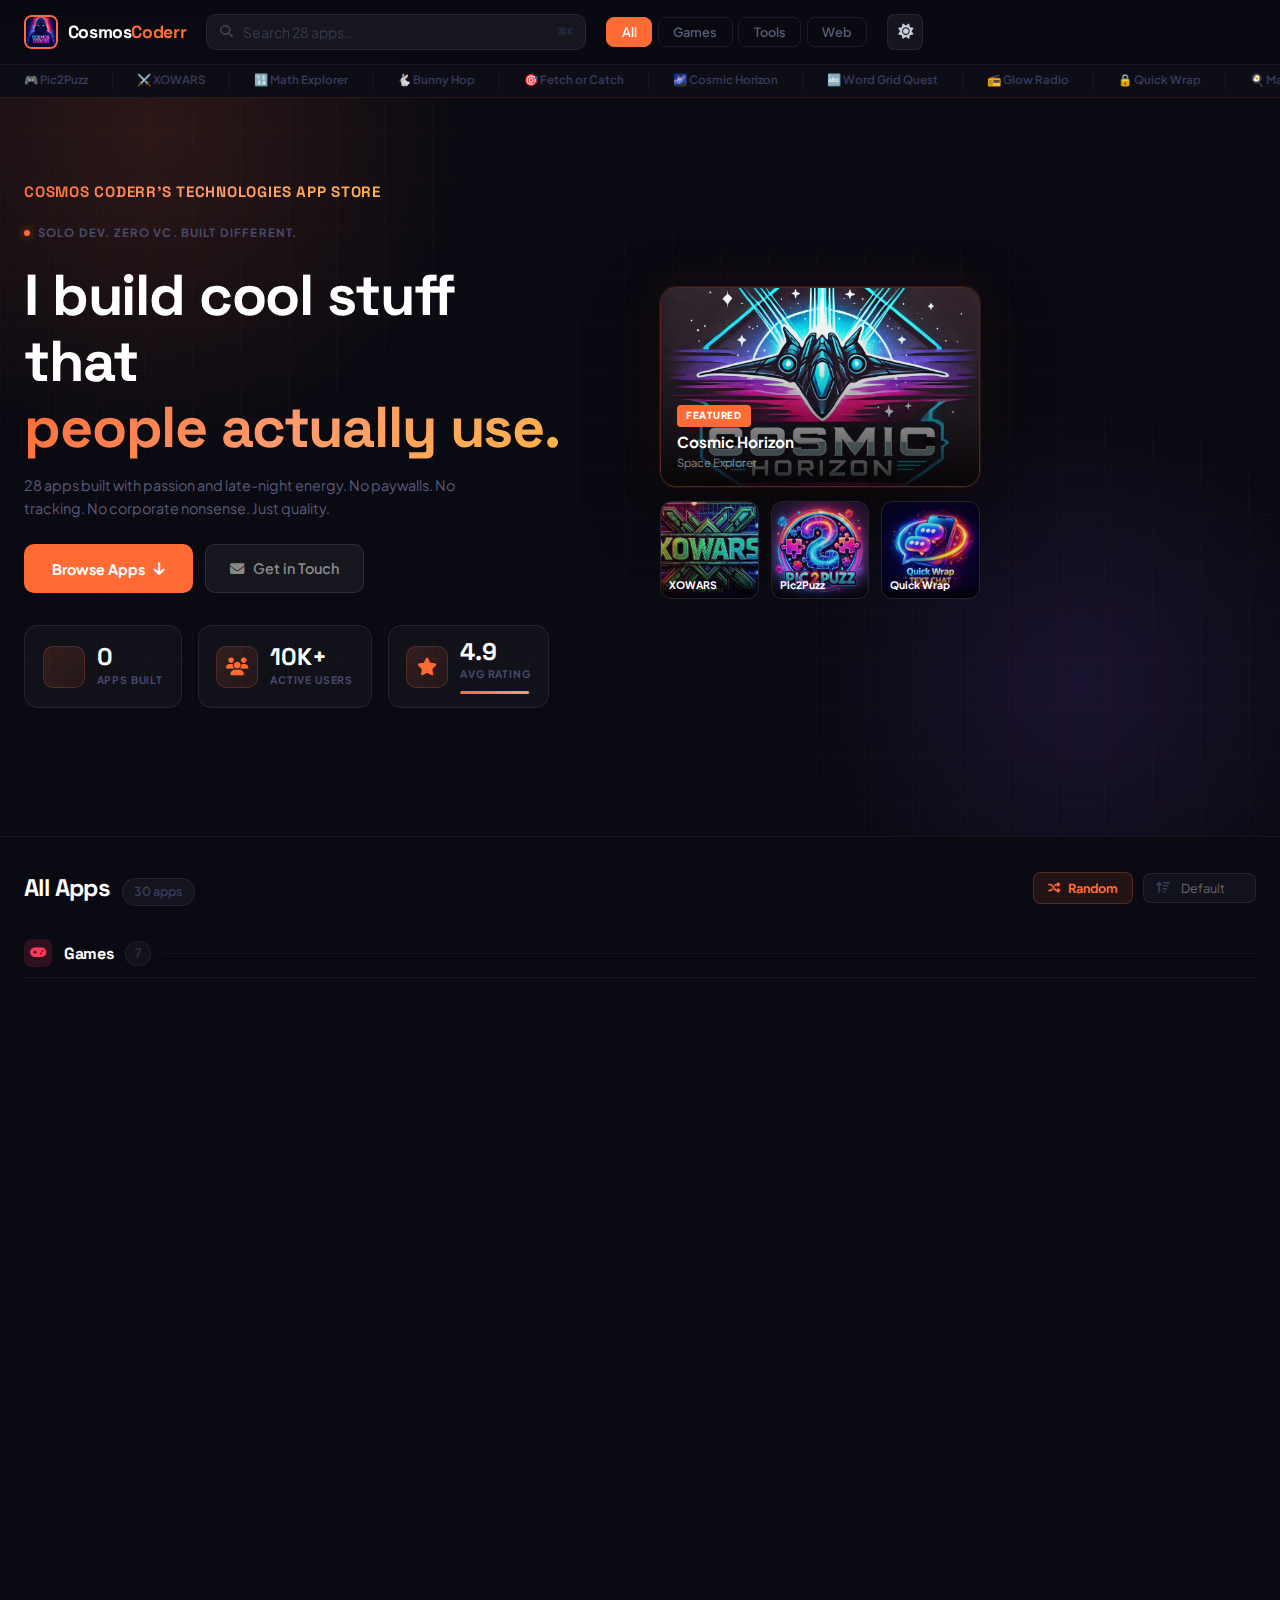
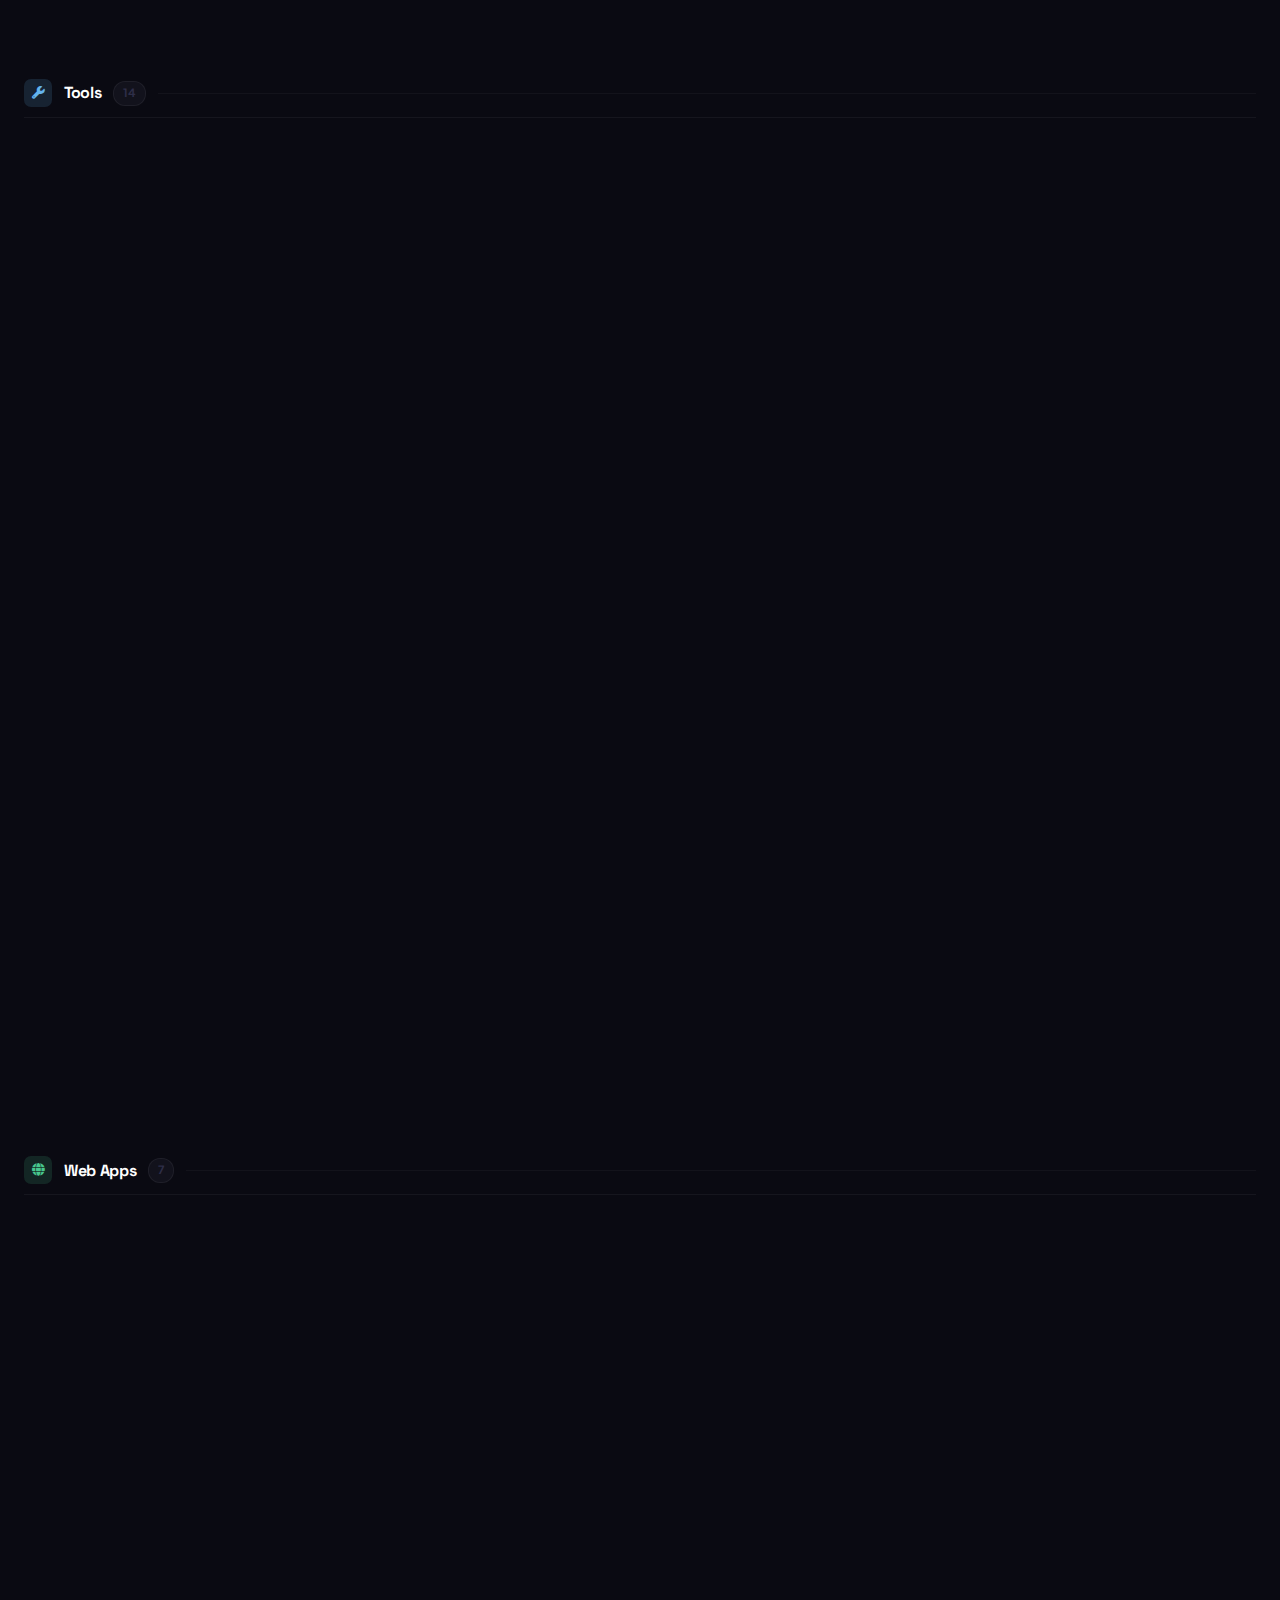
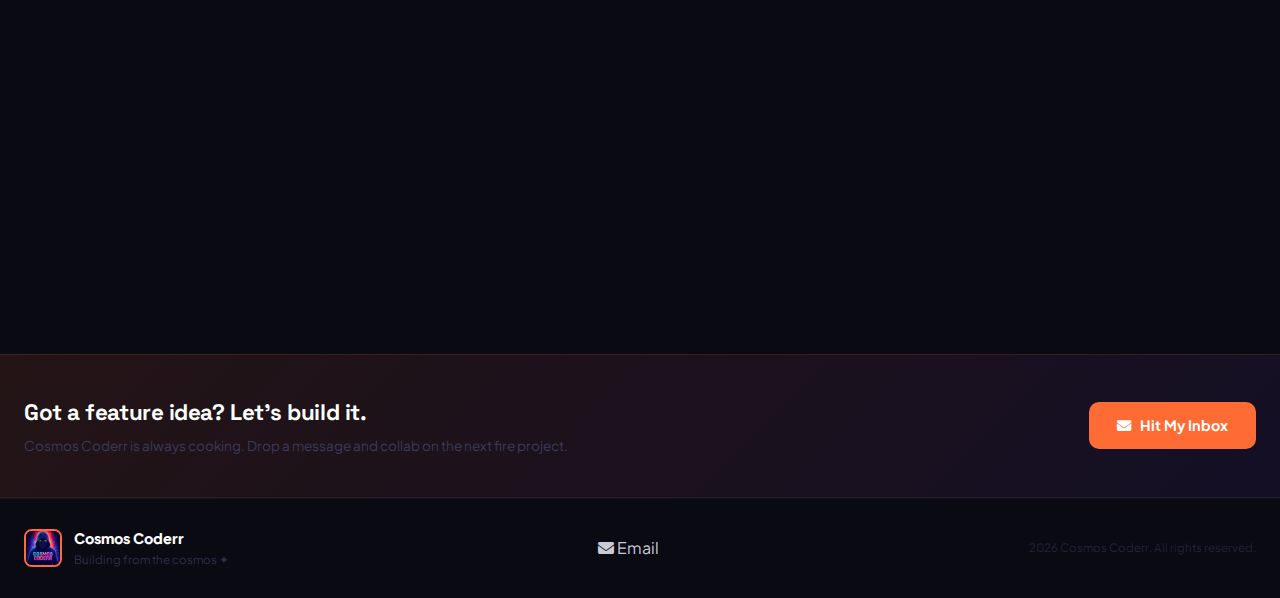
<file: new-ui.html>
<!DOCTYPE html>
<html lang="en">
<head>
<meta charset="UTF-8">
<meta name="viewport" content="width=device-width, initial-scale=1.0">
<title>Cosmos Coderr's Technologies App Store</title>
<meta name="description" content="28 apps built with passion and late-night energy. No paywalls. No tracking. No corporate nonsense. Just quality.">
<meta name="keywords" content="game development, web development, AI tools, cosmos coderr, app store, indie developer, technologies">
<meta name="author" content="Cosmos Coderr">
<meta property="og:type" content="website">
<meta property="og:url" content="https://cosmoscoderr.online">
<meta property="og:title" content="Cosmos Coderr's Technologies App Store">
<meta property="og:description" content="28 apps built with passion and late-night energy. No paywalls. No tracking. No corporate nonsense.">
<meta property="og:image" content="https://cosmoscoderr.online/ChatGPT Image Feb 27, 2026, 03_36_02 PM.png">
<meta property="og:site_name" content="Cosmos Coderr's Technologies">
<meta name="x:card" content="summary_large_image">
<meta name="x:site" content="@cosmoscoderr">
<meta name="x:title" content="Cosmos Coderr's Technologies App Store">
<meta name="x:image" content="https://cosmoscoderr.online/ChatGPT Image Feb 27, 2026, 03_36_02 PM.png">
<link rel="icon" type="image/png" href="ChatGPT Image Feb 27, 2026, 03_36_02 PM.png">
<link rel="apple-touch-icon" href="ChatGPT Image Feb 27, 2026, 03_36_02 PM.png">
<meta name="theme-color" content="#0a0a12">
<meta name="apple-mobile-web-app-capable" content="yes">
<meta name="apple-mobile-web-app-status-bar-style" content="black-translucent">
<meta name="apple-mobile-web-app-title" content="Cosmos Coderr's Technologies">
<script type="application/ld+json">{"@context":"https://schema.org","@type":"SoftwareApplication","name":"Cosmos Coderr's Technologies App Store","applicationCategory":"WebApplication","offers":{"@type":"Offer","price":"0","priceCurrency":"USD"},"aggregateRating":{"@type":"AggregateRating","ratingValue":"4.8","ratingCount":"127"},"author":{"@type":"Person","name":"Cosmos Coderr"}}</script>
<link rel="preconnect" href="https://fonts.googleapis.com">
<link rel="preconnect" href="https://fonts.gstatic.com" crossorigin>
<link href="https://fonts.googleapis.com/css2?family=Plus+Jakarta+Sans:wght@400;500;600;700;800&family=Space+Grotesk:wght@700;800&display=swap" rel="stylesheet">
<link rel="stylesheet" href="https://cdnjs.cloudflare.com/ajax/libs/font-awesome/6.5.0/css/all.min.css">
<link rel="stylesheet" href="new-ui-styles.css">
</head>
<body>

<!-- NAV -->
<nav class="nav" id="nav">
  <div class="nav-wrap">
    <a class="nav-brand" href="#">
      <img src="coderr.jpg" alt="CC" class="nav-avatar">
      <span class="nav-title">Cosmos<span class="nav-accent">Coderr</span></span>
    </a>
    <div class="nav-search-box">
      <i class="fa-solid fa-magnifying-glass"></i>
      <input id="desktopSearch" type="text" placeholder="Search 28 apps…">
    </div>
    <div class="nav-filters" id="desktopFilters">
      <button class="filt active" data-f="all">All</button>
      <button class="filt" data-f="game">Games</button>
      <button class="filt" data-f="tool">Tools</button>
      <button class="filt" data-f="web">Web</button>
    </div>
    <button class="theme-toggle" id="themeToggle" title="Toggle theme">
      <i class="fa-solid fa-sun"></i>
    </button>
    <button class="nav-ham" id="navHam"><i class="fa-solid fa-bars"></i></button>
  </div>
  <div class="nav-drawer" id="navDrawer">
    <div class="drawer-search-wrap">
      <i class="fa-solid fa-magnifying-glass"></i>
      <input id="mobileSearch" type="text" placeholder="Search apps…">
    </div>
    <div class="drawer-filters" id="mobileFilters">
      <button class="filt active" data-f="all">All</button>
      <button class="filt" data-f="game">Games</button>
      <button class="filt" data-f="tool">Tools</button>
      <button class="filt" data-f="web">Web</button>
    </div>
    <div class="drawer-links">
      <a href="mailto:cosmoscoderr@gmail.com"><i class="fa-solid fa-envelope"></i>Email</a>
    </div>
  </div>
</nav>

<!-- TICKER -->
<div class="ticker-wrap">
  <div class="ticker-track">
    <span>🎮 Pic2Puzz</span><span>⚔️ XOWARS</span><span>🔢 Math Explorer</span><span>🐇 Bunny Hop</span><span>🎯 Fetch or Catch</span><span>🌌 Cosmic Horizon</span><span>🔤 Word Grid Quest</span><span>📻 Glow Radio</span><span>🔒 Quick Wrap</span><span>🍳 Make This Recipe</span><span>🌟 Random Quote</span><span>🌍 Earthquake Analyst</span><span>📄 Invoice Generator</span><span>🗣️ Beeek</span><span>📖 Cosmic Bible</span><span>🎨 Dip Image Gen</span><span>🤣 Jokes of the Day</span><span>🌠 Horonum</span><span>🔄 SwitchBox</span><span>✏️ Star Script Editor</span><span>📋 Resume Builder</span><span>🎁 Gift Idea Genius</span><span>🧴 Skin Analyst</span><span>👶 Baby Checker</span><span>🍼 Baby Name Picker</span><span>💬 Slang Translator</span><span>✈️ Vacation Ideas</span><span>🌾 Akan Wise Sayings</span>
    <span>🎮 Pic2Puzz</span><span>⚔️ XOWARS</span><span>🔢 Math Explorer</span><span>🐇 Bunny Hop</span><span>🎯 Fetch or Catch</span><span>🌌 Cosmic Horizon</span><span>🔤 Word Grid Quest</span><span>📻 Glow Radio</span><span>🔒 Quick Wrap</span><span>🍳 Make This Recipe</span><span>🌟 Random Quote</span><span>🌍 Earthquake Analyst</span><span>📄 Invoice Generator</span><span>🗣️ Beeek</span><span>📖 Cosmic Bible</span><span>🎨 Dip Image Gen</span><span>🤣 Jokes of the Day</span><span>🌠 Horonum</span><span>🔄 SwitchBox</span><span>✏️ Star Script Editor</span><span>📋 Resume Builder</span><span>🎁 Gift Idea Genius</span><span>🧴 Skin Analyst</span><span>👶 Baby Checker</span><span>🍼 Baby Name Picker</span><span>💬 Slang Translator</span><span>✈️ Vacation Ideas</span><span>🌾 Akan Wise Sayings</span>
  </div>
</div>

<!-- PAGE LOADER -->
<div class="page-loader" id="pageLoader">
  <div class="loader-ring"></div>
</div>

<!-- HERO -->
<section class="hero">
  <div class="hero-bg-grid"></div>
  <div class="hero-glow-1"></div>
  <div class="hero-glow-2"></div>
  <div class="hero-inner">
    <div class="hero-text">
      <div class="hero-super-title">Cosmos Coderr's Technologies App Store</div>
      <div class="hero-eyebrow"><span class="eyebrow-dot"></span>Solo dev. Zero VC. Built different.</div>
      <h1 class="hero-h1">I build cool stuff<br>that <span class="hero-highlight">people actually use.</span></h1>
      <p class="hero-sub">28 apps built with passion and late-night energy. No paywalls. No tracking. No corporate nonsense. Just quality.</p>
      <div class="hero-ctas">
        <button class="cta-main" onclick="document.getElementById('store').scrollIntoView({behavior:'smooth'})">
          Browse Apps <i class="fa-solid fa-arrow-down"></i>
        </button>
        <a class="cta-sec" href="mailto:cosmoscoderr@gmail.com">
          <i class="fa-solid fa-envelope"></i> Get in Touch
        </a>
      </div>
      <div class="hero-stats">
        <div class="stat-card">
          <div class="stat-card-icon"><i class="fa-solid fa-grid-2"></i></div>
          <div class="stat-card-content">
            <span class="stat-card-n" data-count="28">0</span>
            <span class="stat-card-l">Apps Built</span>
          </div>
          <div class="stat-card-glow"></div>
        </div>
        <div class="stat-card">
          <div class="stat-card-icon"><i class="fa-solid fa-users"></i></div>
          <div class="stat-card-content">
            <span class="stat-card-n">10K+</span>
            <span class="stat-card-l">Active Users</span>
          </div>
          <div class="stat-card-glow"></div>
        </div>
        <div class="stat-card">
          <div class="stat-card-icon"><i class="fa-solid fa-star"></i></div>
          <div class="stat-card-content">
            <span class="stat-card-n">4.9</span>
            <span class="stat-card-l">Avg Rating</span>
            <div class="stat-card-bar">
              <div class="stat-card-bar-fill" style="width:98%"></div>
            </div>
          </div>
          <div class="stat-card-glow"></div>
        </div>
      </div>
    </div>
    <div class="hero-visual">
      <div class="hv-featured">
        <img src="cosmichorizon.jpg" alt="Cosmic Horizon" class="hv-img">
        <div class="hv-overlay">
          <span class="hv-badge">Featured</span>
          <p class="hv-name">Cosmic Horizon</p>
          <p class="hv-type">Space Explorer</p>
        </div>
      </div>
      <div class="hv-mini-row">
        <div class="hv-mini"><img src="xowars.jpg" alt="XOWARS"><span>XOWARS</span></div>
        <div class="hv-mini"><img src="pic.jpg" alt="Pic2Puzz"><span>Pic2Puzz</span></div>
        <div class="hv-mini"><img src="quickwrap.jpg" alt="Quick Wrap"><span>Quick Wrap</span></div>
      </div>
    </div>
  </div>
</section>

<!-- STORE -->
<section class="store" id="store">
  <div class="store-wrap">
    <div class="store-top">
      <div class="store-top-left">
        <h2 class="store-h2" id="storeTitle">All Apps</h2>
        <span class="store-sub" id="storeCount">28 apps</span>
      </div>
      <div class="store-top-right">
        <button class="btn-random" id="btnRandom" title="Open a random app"><i class="fa-solid fa-shuffle"></i> Random</button>
        <div class="sort-wrap">
          <i class="fa-solid fa-arrow-up-wide-short"></i>
          <select id="sortSelect" class="sort-select">
            <option value="default">Default</option>
            <option value="rating">Top Rated</option>
            <option value="name">A → Z</option>
            <option value="name-desc">Z → A</option>
          </select>
        </div>
      </div>
    </div>

    <div class="cards-grid" id="cardsGrid">

      <!-- GAMES -->
      <div class="cat-divider" data-section-divider>
        <div class="cat-divider-icon g"><i class="fa-solid fa-gamepad"></i></div>
        <span class="cat-divider-label">Games</span>
        <span class="cat-divider-count">7</span>
        <div class="cat-divider-line"></div>
      </div>
      <div class="card" data-cat="game" data-name="Pic2Puzz" data-desc="Turn any image or video into a puzzle challenge">
        <div class="card-cover" style="background-image:url('pic.jpg')">
          <span class="card-tag tag-game">Game</span>
          <div class="card-hover-play"><i class="fa-solid fa-play"></i> Play</div>
        </div>
        <div class="card-info">
          <p class="card-type">Puzzle Game</p>
          <h3 class="card-name">Pic2Puzz</h3>
          <p class="card-blurb">Turn any image or video into an interactive puzzle.</p>
          <div class="card-row">
            <span class="card-stars">★ 4.8</span>
            <div class="card-actions">
              <button class="btn-inapp" data-url="https://pic2puzz.space" data-name="Pic2Puzz"><i class="fa-solid fa-play"></i></button>
              <button class="btn-ext" data-url="https://pic2puzz.space"><i class="fa-solid fa-arrow-up-right-from-square"></i></button>
            </div>
          </div>
        </div>
      </div>

      <div class="card" data-cat="game" data-name="Bunny Hop" data-desc="Hop through obstacles in this cute arcade game">
        <div class="card-cover" style="background-image:url('bunny.jpg')">
          <span class="card-tag tag-game">Game</span>
          <div class="card-hover-play"><i class="fa-solid fa-play"></i> Play</div>
        </div>
        <div class="card-info">
          <p class="card-type">Arcade Game</p>
          <h3 class="card-name">Bunny Hop</h3>
          <p class="card-blurb">Dodge obstacles and hop your way to victory.</p>
          <div class="card-row">
            <span class="card-stars">★ 4.7</span>
            <div class="card-actions">
              <button class="btn-inapp" data-url="https://onetwo346.github.io/bunny-hop/" data-name="Bunny Hop"><i class="fa-solid fa-play"></i></button>
              <button class="btn-ext" data-url="https://onetwo346.github.io/bunny-hop/"><i class="fa-solid fa-arrow-up-right-from-square"></i></button>
            </div>
          </div>
        </div>
      </div>

      <div class="card" data-cat="game" data-name="Math Explorer" data-desc="Math quiz game for all skill levels">
        <div class="card-cover" style="background-image:url('math.jpg')">
          <span class="card-tag tag-game">Game</span>
          <div class="card-hover-play"><i class="fa-solid fa-play"></i> Play</div>
        </div>
        <div class="card-info">
          <p class="card-type">Educational Game</p>
          <h3 class="card-name">Math Explorer</h3>
          <p class="card-blurb">Level up your math skills with fun quiz battles.</p>
          <div class="card-row">
            <span class="card-stars">★ 4.6</span>
            <div class="card-actions">
              <button class="btn-inapp" data-url="https://onetwo346.github.io/math-guru/" data-name="Math Explorer"><i class="fa-solid fa-play"></i></button>
              <button class="btn-ext" data-url="https://onetwo346.github.io/math-guru/"><i class="fa-solid fa-arrow-up-right-from-square"></i></button>
            </div>
          </div>
        </div>
      </div>

      <div class="card" data-cat="game" data-name="Fetch or Catch" data-desc="Catch falling treats before they hit the ground">
        <div class="card-cover" style="background-image:url('fc.jpg')">
          <span class="card-tag tag-game">Game</span>
          <div class="card-hover-play"><i class="fa-solid fa-play"></i> Play</div>
        </div>
        <div class="card-info">
          <p class="card-type">Reflex Game</p>
          <h3 class="card-name">Fetch or Catch</h3>
          <p class="card-blurb">Test your reflexes — catch treats before they drop.</p>
          <div class="card-row">
            <span class="card-stars">★ 4.7</span>
            <div class="card-actions">
              <button class="btn-inapp" data-url="https://onetwo346.github.io/fetch-or-catch/" data-name="Fetch or Catch"><i class="fa-solid fa-play"></i></button>
              <button class="btn-ext" data-url="https://onetwo346.github.io/fetch-or-catch/"><i class="fa-solid fa-arrow-up-right-from-square"></i></button>
            </div>
          </div>
        </div>
      </div>

      <div class="card" data-cat="game" data-name="XOWARS" data-desc="Strategic tic-tac-toe battle with a cosmic twist">
        <div class="card-cover" style="background-image:url('xowars.jpg')">
          <span class="card-tag tag-game">Game</span>
          <div class="card-hover-play"><i class="fa-solid fa-play"></i> Play</div>
        </div>
        <div class="card-info">
          <p class="card-type">Strategy Game</p>
          <h3 class="card-name">XOWARS</h3>
          <p class="card-blurb">Cosmic XO strategy — outsmart your opponent.</p>
          <div class="card-row">
            <span class="card-stars">★ 4.9</span>
            <div class="card-actions">
              <button class="btn-inapp" data-url="https://xowars.space/" data-name="XOWARS"><i class="fa-solid fa-play"></i></button>
              <button class="btn-ext" data-url="https://xowars.space/"><i class="fa-solid fa-arrow-up-right-from-square"></i></button>
            </div>
          </div>
        </div>
      </div>

      <div class="card" data-cat="game" data-name="Word Grid Quest" data-desc="Find hidden words in a cosmic grid">
        <div class="card-cover" style="background-image:url('word.jpg')">
          <span class="card-tag tag-game">Game</span>
          <div class="card-hover-play"><i class="fa-solid fa-play"></i> Play</div>
        </div>
        <div class="card-info">
          <p class="card-type">Word Game</p>
          <h3 class="card-name">Word Grid Quest</h3>
          <p class="card-blurb">Hunt for hidden words in an addictive cosmic grid.</p>
          <div class="card-row">
            <span class="card-stars">★ 4.8</span>
            <div class="card-actions">
              <button class="btn-inapp" data-url="https://wordgridquest.xyz/" data-name="Word Grid Quest"><i class="fa-solid fa-play"></i></button>
              <button class="btn-ext" data-url="https://wordgridquest.xyz/"><i class="fa-solid fa-arrow-up-right-from-square"></i></button>
            </div>
          </div>
        </div>
      </div>

      <div class="card" data-cat="game" data-name="Cosmic Horizon" data-desc="Immersive space exploration experience">
        <div class="card-cover" style="background-image:url('cosmichorizon.jpg')">
          <span class="card-tag tag-game">Game</span>
          <div class="card-hover-play"><i class="fa-solid fa-play"></i> Play</div>
        </div>
        <div class="card-info">
          <p class="card-type">Space Explorer</p>
          <h3 class="card-name">Cosmic Horizon</h3>
          <p class="card-blurb">Explore the cosmos in this immersive space adventure.</p>
          <div class="card-row">
            <span class="card-stars">★ 4.9</span>
            <div class="card-actions">
              <button class="btn-inapp" data-url="https://cosmichorizon.space" data-name="Cosmic Horizon"><i class="fa-solid fa-play"></i></button>
              <button class="btn-ext" data-url="https://cosmichorizon.space"><i class="fa-solid fa-arrow-up-right-from-square"></i></button>
            </div>
          </div>
        </div>
      </div>

      <!-- TOOLS -->
      <div class="cat-divider" data-section-divider>
        <div class="cat-divider-icon t"><i class="fa-solid fa-wrench"></i></div>
        <span class="cat-divider-label">Tools</span>
        <span class="cat-divider-count">14</span>
        <div class="cat-divider-line"></div>
      </div>
      <div class="card" data-cat="tool" data-name="Akan Wise Sayings" data-desc="Traditional Akan proverbs and wisdom">
        <div class="card-cover" style="background-image:url('akanlogo.jpg')">
          <span class="card-tag tag-tool">Tool</span>
          <div class="card-hover-play"><i class="fa-solid fa-play"></i> Open</div>
        </div>
        <div class="card-info">
          <p class="card-type">Wisdom Tool</p>
          <h3 class="card-name">Akan Wise Sayings</h3>
          <p class="card-blurb">Discover deep wisdom through traditional Akan proverbs.</p>
          <div class="card-row">
            <span class="card-stars">★ 5.0</span>
            <div class="card-actions">
              <button class="btn-inapp" data-url="https://onetwo346.github.io/wise-saying" data-name="Akan Wise Sayings"><i class="fa-solid fa-play"></i></button>
              <button class="btn-ext" data-url="https://onetwo346.github.io/wise-saying"><i class="fa-solid fa-arrow-up-right-from-square"></i></button>
            </div>
          </div>
        </div>
      </div>

      <div class="card" data-cat="tool" data-name="Random Quote" data-desc="Daily inspiration with random quotes">
        <div class="card-cover" style="background-image:url('random.jpg')">
          <span class="card-tag tag-tool">Tool</span>
          <div class="card-hover-play"><i class="fa-solid fa-play"></i> Open</div>
        </div>
        <div class="card-info">
          <p class="card-type">Inspiration</p>
          <h3 class="card-name">Random Quote</h3>
          <p class="card-blurb">Get a fresh dose of inspiration with every click.</p>
          <div class="card-row">
            <span class="card-stars">★ 4.8</span>
            <div class="card-actions">
              <button class="btn-inapp" data-url="https://onetwo346.github.io/random-quote-generator-RQG" data-name="Random Quote"><i class="fa-solid fa-play"></i></button>
              <button class="btn-ext" data-url="https://onetwo346.github.io/random-quote-generator-RQG"><i class="fa-solid fa-arrow-up-right-from-square"></i></button>
            </div>
          </div>
        </div>
      </div>

      <div class="card" data-cat="tool" data-name="Fecal Analyst" data-desc="Health insights from lab analysis">
        <div class="card-cover" style="background-image:url('713BD7A3-65C2-4C28-8C6B-5F733AF6ABB4.png');background-color:#1a1a2e">
          <span class="card-tag tag-tool">Tool</span>
          <div class="card-hover-play"><i class="fa-solid fa-play"></i> Open</div>
        </div>
        <div class="card-info">
          <p class="card-type">Health Tool</p>
          <h3 class="card-name">Fecal Analyst</h3>
          <p class="card-blurb">Analyze characteristics and discover health insights.</p>
          <div class="card-row">
            <span class="card-stars">★ 4.5</span>
            <div class="card-actions">
              <button class="btn-inapp" data-url="https://onetwo346.github.io/Fecal-analyst/" data-name="Fecal Analyst"><i class="fa-solid fa-play"></i></button>
              <button class="btn-ext" data-url="https://onetwo346.github.io/Fecal-analyst/"><i class="fa-solid fa-arrow-up-right-from-square"></i></button>
            </div>
          </div>
        </div>
      </div>

      <div class="card" data-cat="tool" data-name="Urine Analyst" data-desc="Health analysis through urine testing">
        <div class="card-cover" style="background-image:url('E476B909-F625-4C4D-A356-C7DFC1CE7441.png');background-color:#1a1a2e">
          <span class="card-tag tag-tool">Tool</span>
          <div class="card-hover-play"><i class="fa-solid fa-play"></i> Open</div>
        </div>
        <div class="card-info">
          <p class="card-type">Health Tool</p>
          <h3 class="card-name">Urine Analyst</h3>
          <p class="card-blurb">Decode urine characteristics into health indicators.</p>
          <div class="card-row">
            <span class="card-stars">★ 4.5</span>
            <div class="card-actions">
              <button class="btn-inapp" data-url="https://onetwo346.github.io/Urine-analysts-/" data-name="Urine Analyst"><i class="fa-solid fa-play"></i></button>
              <button class="btn-ext" data-url="https://onetwo346.github.io/Urine-analysts-/"><i class="fa-solid fa-arrow-up-right-from-square"></i></button>
            </div>
          </div>
        </div>
      </div>

      <div class="card" data-cat="tool" data-name="Baby Checker" data-desc="Track baby developmental signs and milestones">
        <div class="card-cover" style="background-image:url('babychecker.jpg')">
          <span class="card-tag tag-tool">Tool</span>
          <div class="card-hover-play"><i class="fa-solid fa-play"></i> Open</div>
        </div>
        <div class="card-info">
          <p class="card-type">Parenting Tool</p>
          <h3 class="card-name">Baby Checker</h3>
          <p class="card-blurb">Explore developmental signs &amp; milestones for your baby.</p>
          <div class="card-row">
            <span class="card-stars">★ 4.7</span>
            <div class="card-actions">
              <button class="btn-inapp" data-url="https://onetwo346.github.io/BABYYCHECKER/" data-name="Baby Checker"><i class="fa-solid fa-play"></i></button>
              <button class="btn-ext" data-url="https://onetwo346.github.io/BABYYCHECKER/"><i class="fa-solid fa-arrow-up-right-from-square"></i></button>
            </div>
          </div>
        </div>
      </div>

      <div class="card" data-cat="tool" data-name="Cosmic Bible" data-desc="Beautiful cosmic scripture reading experience">
        <div class="card-cover" style="background-image:url('cosmicbible.jpg')">
          <span class="card-tag tag-tool">Tool</span>
          <div class="card-hover-play"><i class="fa-solid fa-play"></i> Open</div>
        </div>
        <div class="card-info">
          <p class="card-type">Reading Tool</p>
          <h3 class="card-name">Cosmic Bible</h3>
          <p class="card-blurb">Experience scripture in a beautifully designed interface.</p>
          <div class="card-row">
            <span class="card-stars">★ 4.9</span>
            <div class="card-actions">
              <button class="btn-inapp" data-url="https://onetwo346.github.io/cb/" data-name="Cosmic Bible"><i class="fa-solid fa-play"></i></button>
              <button class="btn-ext" data-url="https://onetwo346.github.io/cb/"><i class="fa-solid fa-arrow-up-right-from-square"></i></button>
            </div>
          </div>
        </div>
      </div>

      <div class="card" data-cat="tool" data-name="Baby Name Picker" data-desc="Find the perfect baby name instantly">
        <div class="card-cover" style="background-image:url('bby.jpg')">
          <span class="card-tag tag-tool">Tool</span>
          <div class="card-hover-play"><i class="fa-solid fa-play"></i> Open</div>
        </div>
        <div class="card-info">
          <p class="card-type">Parenting Tool</p>
          <h3 class="card-name">Baby Name Picker</h3>
          <p class="card-blurb">Smart suggestions to find the perfect name for your baby.</p>
          <div class="card-row">
            <span class="card-stars">★ 4.6</span>
            <div class="card-actions">
              <button class="btn-inapp" data-url="https://onetwo346.github.io/baby-name-picker/" data-name="Baby Name Picker"><i class="fa-solid fa-play"></i></button>
              <button class="btn-ext" data-url="https://onetwo346.github.io/baby-name-picker/"><i class="fa-solid fa-arrow-up-right-from-square"></i></button>
            </div>
          </div>
        </div>
      </div>

      <div class="card" data-cat="tool" data-name="Earthquake Analyst" data-desc="Real-time seismic monitoring worldwide">
        <div class="card-cover" style="background-image:url('quake.jpg')">
          <span class="card-tag tag-tool">Tool</span>
          <div class="card-hover-play"><i class="fa-solid fa-play"></i> Open</div>
        </div>
        <div class="card-info">
          <p class="card-type">Data Tool</p>
          <h3 class="card-name">Earthquake Analyst</h3>
          <p class="card-blurb">Monitor seismic activity and analyze earthquake data live.</p>
          <div class="card-row">
            <span class="card-stars">★ 4.8</span>
            <div class="card-actions">
              <button class="btn-inapp" data-url="https://earthquakeanalyst.space/" data-name="Earthquake Analyst"><i class="fa-solid fa-play"></i></button>
              <button class="btn-ext" data-url="https://earthquakeanalyst.space/"><i class="fa-solid fa-arrow-up-right-from-square"></i></button>
            </div>
          </div>
        </div>
      </div>

      <div class="card" data-cat="tool" data-name="SwitchBox" data-desc="All-in-one file format converter">
        <div class="card-cover" style="background-image:url('switchbox.jpg')">
          <span class="card-tag tag-tool">Tool</span>
          <div class="card-hover-play"><i class="fa-solid fa-play"></i> Open</div>
        </div>
        <div class="card-info">
          <p class="card-type">Conversion Tool</p>
          <h3 class="card-name">SwitchBox</h3>
          <p class="card-blurb">Convert files between formats — fast and free.</p>
          <div class="card-row">
            <span class="card-stars">★ 4.7</span>
            <div class="card-actions">
              <button class="btn-inapp" data-url="https://onetwo346.github.io/switchbox/" data-name="SwitchBox"><i class="fa-solid fa-play"></i></button>
              <button class="btn-ext" data-url="https://onetwo346.github.io/switchbox/"><i class="fa-solid fa-arrow-up-right-from-square"></i></button>
            </div>
          </div>
        </div>
      </div>

      <div class="card" data-cat="tool" data-name="Invoice Generator" data-desc="Create professional invoices instantly">
        <div class="card-cover" style="background-image:url('invoice.jpg')">
          <span class="card-tag tag-tool">Tool</span>
          <div class="card-hover-play"><i class="fa-solid fa-play"></i> Open</div>
        </div>
        <div class="card-info">
          <p class="card-type">Business Tool</p>
          <h3 class="card-name">Invoice Generator</h3>
          <p class="card-blurb">Create clean, professional invoices in seconds.</p>
          <div class="card-row">
            <span class="card-stars">★ 4.8</span>
            <div class="card-actions">
              <button class="btn-inapp" data-url="https://onetwo346.github.io/invoice-generator" data-name="Invoice Generator"><i class="fa-solid fa-play"></i></button>
              <button class="btn-ext" data-url="https://onetwo346.github.io/invoice-generator"><i class="fa-solid fa-arrow-up-right-from-square"></i></button>
            </div>
          </div>
        </div>
      </div>

      <div class="card" data-cat="tool" data-name="Star Script Editor" data-desc="Pro script and code editor">
        <div class="card-cover" style="background-image:url('star.jpg')">
          <span class="card-tag tag-tool">Tool</span>
          <div class="card-hover-play"><i class="fa-solid fa-play"></i> Open</div>
        </div>
        <div class="card-info">
          <p class="card-type">Dev Tool</p>
          <h3 class="card-name">Star Script Editor</h3>
          <p class="card-blurb">A pro-grade script editor with a stunning cosmic theme.</p>
          <div class="card-row">
            <span class="card-stars">★ 4.7</span>
            <div class="card-actions">
              <button class="btn-inapp" data-url="https://onetwo346.github.io/script/" data-name="Star Script Editor"><i class="fa-solid fa-play"></i></button>
              <button class="btn-ext" data-url="https://onetwo346.github.io/script/"><i class="fa-solid fa-arrow-up-right-from-square"></i></button>
            </div>
          </div>
        </div>
      </div>

      <div class="card" data-cat="tool" data-name="Resume Builder" data-desc="Build a stunning resume and cover letter">
        <div class="card-cover" style="background-image:url('resume.jpg')">
          <span class="card-tag tag-tool">Tool</span>
          <div class="card-hover-play"><i class="fa-solid fa-play"></i> Open</div>
        </div>
        <div class="card-info">
          <p class="card-type">Career Tool</p>
          <h3 class="card-name">Resume Builder</h3>
          <p class="card-blurb">Build a stunning resume and cover letter in minutes.</p>
          <div class="card-row">
            <span class="card-stars">★ 4.8</span>
            <div class="card-actions">
              <button class="btn-inapp" data-url="https://onetwo346.github.io/Resume-cover-letter-" data-name="Resume Builder"><i class="fa-solid fa-play"></i></button>
              <button class="btn-ext" data-url="https://onetwo346.github.io/Resume-cover-letter-"><i class="fa-solid fa-arrow-up-right-from-square"></i></button>
            </div>
          </div>
        </div>
      </div>

      <div class="card" data-cat="tool" data-name="Gift Idea Genius" data-desc="Smart personalized gift suggestions">
        <div class="card-cover" style="background-image:url('giftidea.jpg')">
          <span class="card-tag tag-tool">Tool</span>
          <div class="card-hover-play"><i class="fa-solid fa-play"></i> Open</div>
        </div>
        <div class="card-info">
          <p class="card-type">Lifestyle Tool</p>
          <h3 class="card-name">Gift Idea Genius</h3>
          <p class="card-blurb">Never run out of gift ideas — smart personalized picks.</p>
          <div class="card-row">
            <span class="card-stars">★ 4.7</span>
            <div class="card-actions">
              <button class="btn-inapp" data-url="https://onetwo346.github.io/Gift-idea-genius-" data-name="Gift Idea Genius"><i class="fa-solid fa-play"></i></button>
              <button class="btn-ext" data-url="https://onetwo346.github.io/Gift-idea-genius-"><i class="fa-solid fa-arrow-up-right-from-square"></i></button>
            </div>
          </div>
        </div>
      </div>

      <div class="card" data-cat="tool" data-name="Skin Analyst" data-desc="Personalized skin health analysis">
        <div class="card-cover" style="background-image:url('skin.jpg')">
          <span class="card-tag tag-tool">Tool</span>
          <div class="card-hover-play"><i class="fa-solid fa-play"></i> Open</div>
        </div>
        <div class="card-info">
          <p class="card-type">Health Tool</p>
          <h3 class="card-name">Skin Analyst</h3>
          <p class="card-blurb">Analyze your skin and get personalized care tips.</p>
          <div class="card-row">
            <span class="card-stars">★ 4.6</span>
            <div class="card-actions">
              <button class="btn-inapp" data-url="https://onetwo346.github.io/skin-analyst/" data-name="Skin Analyst"><i class="fa-solid fa-play"></i></button>
              <button class="btn-ext" data-url="https://onetwo346.github.io/skin-analyst/"><i class="fa-solid fa-arrow-up-right-from-square"></i></button>
            </div>
          </div>
        </div>
      </div>

      <div class="card" data-cat="tool" data-name="Dip Image Generator" data-desc="Create stunning AI-inspired art">
        <div class="card-cover" style="background-image:url('diip.jpg')">
          <span class="card-tag tag-tool">Tool</span>
          <div class="card-hover-play"><i class="fa-solid fa-play"></i> Open</div>
        </div>
        <div class="card-info">
          <p class="card-type">Creative Tool</p>
          <h3 class="card-name">Dip Image Generator</h3>
          <p class="card-blurb">Generate beautiful AI-inspired artwork instantly.</p>
          <div class="card-row">
            <span class="card-stars">★ 4.7</span>
            <div class="card-actions">
              <button class="btn-inapp" data-url="https://dipimagegenerator.lat" data-name="Dip Image Generator"><i class="fa-solid fa-play"></i></button>
              <button class="btn-ext" data-url="https://dipimagegenerator.lat"><i class="fa-solid fa-arrow-up-right-from-square"></i></button>
            </div>
          </div>
        </div>
      </div>

      <!-- WEB APPS -->
      <div class="cat-divider" data-section-divider>
        <div class="cat-divider-icon w"><i class="fa-solid fa-globe"></i></div>
        <span class="cat-divider-label">Web Apps</span>
        <span class="cat-divider-count">7</span>
        <div class="cat-divider-line"></div>
      </div>
      <div class="card" data-cat="web" data-name="Glow Radio" data-desc="Stream radio with a glowing cosmic UI">
        <div class="card-cover" style="background-image:url('glowlogo.jpg')">
          <span class="card-tag tag-web">Web</span>
          <div class="card-hover-play"><i class="fa-solid fa-play"></i> Open</div>
        </div>
        <div class="card-info">
          <p class="card-type">Streaming App</p>
          <h3 class="card-name">Glow Radio</h3>
          <p class="card-blurb">Stream your favourite stations with a glowing interface.</p>
          <div class="card-row">
            <span class="card-stars">★ 4.9</span>
            <div class="card-actions">
              <button class="btn-inapp" data-url="https://onetwo346.github.io/glow-radio-" data-name="Glow Radio"><i class="fa-solid fa-play"></i></button>
              <button class="btn-ext" data-url="https://onetwo346.github.io/glow-radio-"><i class="fa-solid fa-arrow-up-right-from-square"></i></button>
            </div>
          </div>
        </div>
      </div>

      <div class="card" data-cat="web" data-name="Slang Translator" data-desc="Decode modern slang instantly">
        <div class="card-cover" style="background-image:url('08AF2BE7-ECF7-4EAF-A443-F52F81D78B36.png');background-color:#1a1a2e">
          <span class="card-tag tag-web">Web</span>
          <div class="card-hover-play"><i class="fa-solid fa-play"></i> Open</div>
        </div>
        <div class="card-info">
          <p class="card-type">Language App</p>
          <h3 class="card-name">Slang Translator</h3>
          <p class="card-blurb">Decode any slang term instantly — stay fluent.</p>
          <div class="card-row">
            <span class="card-stars">★ 4.7</span>
            <div class="card-actions">
              <button class="btn-inapp" data-url="https://onetwo346.github.io/Slang-decoder-/" data-name="Slang Translator"><i class="fa-solid fa-play"></i></button>
              <button class="btn-ext" data-url="https://onetwo346.github.io/Slang-decoder-/"><i class="fa-solid fa-arrow-up-right-from-square"></i></button>
            </div>
          </div>
        </div>
      </div>

      <div class="card" data-cat="web" data-name="Quick Wrap" data-desc="Encrypted secure messaging no tracking">
        <div class="card-cover" style="background-image:url('quickwrap.jpg')">
          <span class="card-tag tag-web">Web</span>
          <div class="card-hover-play"><i class="fa-solid fa-play"></i> Open</div>
        </div>
        <div class="card-info">
          <p class="card-type">Secure Chat</p>
          <h3 class="card-name">Quick Wrap</h3>
          <p class="card-blurb">Encrypted messages — private, secure, zero tracking.</p>
          <div class="card-row">
            <span class="card-stars">★ 4.8</span>
            <div class="card-actions">
              <button class="btn-inapp" data-url="https://quickwrap.space" data-name="Quick Wrap"><i class="fa-solid fa-play"></i></button>
              <button class="btn-ext" data-url="https://quickwrap.space"><i class="fa-solid fa-arrow-up-right-from-square"></i></button>
            </div>
          </div>
        </div>
      </div>

      <div class="card" data-cat="web" data-name="Make This Recipe" data-desc="Recipes from whatever you have at home">
        <div class="card-cover" style="background-image:url('makethis.jpg')">
          <span class="card-tag tag-web">Web</span>
          <div class="card-hover-play"><i class="fa-solid fa-play"></i> Open</div>
        </div>
        <div class="card-info">
          <p class="card-type">Food App</p>
          <h3 class="card-name">Make This Recipe</h3>
          <p class="card-blurb">Find recipes based on what's already in your fridge.</p>
          <div class="card-row">
            <span class="card-stars">★ 4.7</span>
            <div class="card-actions">
              <button class="btn-inapp" data-url="https://onetwo346.github.io/Make-this-recipe-" data-name="Make This Recipe"><i class="fa-solid fa-play"></i></button>
              <button class="btn-ext" data-url="https://onetwo346.github.io/Make-this-recipe-"><i class="fa-solid fa-arrow-up-right-from-square"></i></button>
            </div>
          </div>
        </div>
      </div>

      <div class="card" data-cat="web" data-name="Horonum" data-desc="Discover your cosmic astrology insights">
        <div class="card-cover" style="background-image:url('horonum.jpg')">
          <span class="card-tag tag-web">Web</span>
          <div class="card-hover-play"><i class="fa-solid fa-play"></i> Open</div>
        </div>
        <div class="card-info">
          <p class="card-type">Astrology App</p>
          <h3 class="card-name">Horonum</h3>
          <p class="card-blurb">Discover your cosmic destiny through astrology insights.</p>
          <div class="card-row">
            <span class="card-stars">★ 4.6</span>
            <div class="card-actions">
              <button class="btn-inapp" data-url="https://onetwo346.github.io/horonum" data-name="Horonum"><i class="fa-solid fa-play"></i></button>
              <button class="btn-ext" data-url="https://onetwo346.github.io/horonum"><i class="fa-solid fa-arrow-up-right-from-square"></i></button>
            </div>
          </div>
        </div>
      </div>

      <div class="card" data-cat="web" data-name="Vacation Ideas" data-desc="Discover your dream travel destinations">
        <div class="card-cover" style="background-image:url('vac.jpg')">
          <span class="card-tag tag-web">Web</span>
          <div class="card-hover-play"><i class="fa-solid fa-play"></i> Open</div>
        </div>
        <div class="card-info">
          <p class="card-type">Travel App</p>
          <h3 class="card-name">Vacation Ideas</h3>
          <p class="card-blurb">Plan your perfect trip — explore dream destinations.</p>
          <div class="card-row">
            <span class="card-stars">★ 4.7</span>
            <div class="card-actions">
              <button class="btn-inapp" data-url="https://onetwo346.github.io/vacation-ideas-/" data-name="Vacation Ideas"><i class="fa-solid fa-play"></i></button>
              <button class="btn-ext" data-url="https://onetwo346.github.io/vacation-ideas-/"><i class="fa-solid fa-arrow-up-right-from-square"></i></button>
            </div>
          </div>
        </div>
      </div>

      <div class="card" data-cat="web" data-name="Jokes of the Day" data-desc="Daily jokes your dose of laughter">
        <div class="card-cover" style="background-image:url('jod.jpg')">
          <span class="card-tag tag-web">Web</span>
          <div class="card-hover-play"><i class="fa-solid fa-play"></i> Open</div>
        </div>
        <div class="card-info">
          <p class="card-type">Entertainment</p>
          <h3 class="card-name">Jokes of the Day</h3>
          <p class="card-blurb">Your daily dose of curated laughter. Fresh jokes daily.</p>
          <div class="card-row">
            <span class="card-stars">★ 4.8</span>
            <div class="card-actions">
              <button class="btn-inapp" data-url="https://onetwo346.github.io/jokes-of-the-day/" data-name="Jokes of the Day"><i class="fa-solid fa-play"></i></button>
              <button class="btn-ext" data-url="https://onetwo346.github.io/jokes-of-the-day/"><i class="fa-solid fa-arrow-up-right-from-square"></i></button>
            </div>
          </div>
        </div>
      </div>

      <div class="card" data-cat="web" data-name="Beeek" data-desc="Text to voice conversion app">
        <div class="card-cover" style="background-image:url('beeek.jpg')">
          <span class="card-tag tag-web">Web</span>
          <div class="card-hover-play"><i class="fa-solid fa-play"></i> Open</div>
        </div>
        <div class="card-info">
          <p class="card-type">Voice App</p>
          <h3 class="card-name">Beeek</h3>
          <p class="card-blurb">Convert any text to beautiful voice instantly.</p>
          <div class="card-row">
            <span class="card-stars">★ 4.8</span>
            <div class="card-actions">
              <button class="btn-inapp" data-url="https://beeek.online" data-name="Beeek"><i class="fa-solid fa-play"></i></button>
              <button class="btn-ext" data-url="https://beeek.online"><i class="fa-solid fa-arrow-up-right-from-square"></i></button>
            </div>
          </div>
        </div>
      </div>

    </div>

    <div class="empty-state" id="emptyState" style="display:none">
      <div class="empty-icon">🔭</div>
      <p>No apps found. Try a different search.</p>
    </div>
  </div>
</section>

<!-- BACK TO TOP -->
<button class="back-top" id="backTop" title="Back to top"><i class="fa-solid fa-arrow-up"></i></button>

<!-- TOAST -->
<div class="toast-container" id="toastContainer"></div>

<!-- FOOTER CTA -->
<div class="footer-cta">
  <div class="footer-cta-inner">
    <div class="footer-cta-text">
      <h3>Got a feature idea? Let's build it.</h3>
      <p>Cosmos Coderr is always cooking. Drop a message and collab on the next fire project.</p>
    </div>
    <div class="footer-cta-btns">
      <a class="cta-main" href="mailto:cosmoscoderr@gmail.com"><i class="fa-solid fa-envelope"></i> Hit My Inbox</a>
    </div>
  </div>
</div>

<!-- FOOTER -->
<footer class="footer">
  <div class="footer-wrap">
    <div class="footer-brand">
      <img src="coderr.jpg" alt="CC" class="footer-logo">
      <div>
        <p class="footer-name">Cosmos Coderr</p>
        <p class="footer-tag">Building from the cosmos ✦</p>
      </div>
    </div>
    <div class="footer-links">
      <a href="mailto:cosmoscoderr@gmail.com"><i class="fa-solid fa-envelope"></i> Email</a>
    </div>
    <p class="footer-copy">  <span id="yr"></span> Cosmos Coderr. All rights reserved.</p>
  </div>
</footer>

<!-- MODAL -->
<div class="modal-overlay" id="modalOverlay">
  <div class="modal-window" id="modalWindow">
    <div class="modal-topbar">
      <div class="modal-dots">
        <span class="mdot red" id="modalClose" title="Close"></span>
        <span class="mdot yellow" id="modalMin" title="Minimize"></span>
        <span class="mdot green" id="modalFull" title="Fullscreen"></span>
      </div>
      <div class="modal-address" id="modalAddress">Loading…</div>
      <button class="modal-newwin" id="modalNewWin" title="Open in new tab">
        <i class="fa-solid fa-arrow-up-right-from-square"></i>
      </button>
    </div>
    <div class="modal-body">
      <div class="modal-loader" id="modalLoader">
        <div class="modal-spinner"></div>
        <span>Loading app…</span>
      </div>
      <iframe id="modalFrame" class="modal-iframe"
        sandbox="allow-scripts allow-same-origin allow-forms allow-popups allow-pointer-lock"
        allowfullscreen></iframe>
    </div>
  </div>
</div>

<script>
(function () {
  // ── Page loader ──
  const loader = document.getElementById('pageLoader');
  window.addEventListener('load', () => { setTimeout(() => loader.classList.add('hidden'), 300); });
  setTimeout(() => loader.classList.add('hidden'), 1500);

  // ── Year ──
  document.getElementById('yr').textContent = new Date().getFullYear();

  // ── Theme toggle ──
  const themeToggle = document.getElementById('themeToggle');
  const savedTheme = localStorage.getItem('theme');
  if (savedTheme === 'light') {
    document.body.classList.add('light-mode');
    themeToggle.innerHTML = '<i class="fa-solid fa-moon"></i>';
  }
  themeToggle.addEventListener('click', () => {
    document.body.classList.toggle('light-mode');
    const isLight = document.body.classList.contains('light-mode');
    themeToggle.innerHTML = isLight ? '<i class="fa-solid fa-moon"></i>' : '<i class="fa-solid fa-sun"></i>';
    localStorage.setItem('theme', isLight ? 'light' : 'dark');
  });

  // ── Nav scroll + back to top ──
  const nav = document.getElementById('nav');
  const backTop = document.getElementById('backTop');
  window.addEventListener('scroll', () => {
    nav.classList.toggle('scrolled', scrollY > 8);
    backTop.classList.toggle('visible', scrollY > 400);
  }, { passive: true });
  backTop.addEventListener('click', () => window.scrollTo({ top: 0, behavior: 'smooth' }));

  // ── Hamburger ──
  const ham = document.getElementById('navHam');
  const drawer = document.getElementById('navDrawer');
  ham.addEventListener('click', e => { e.stopPropagation(); drawer.classList.toggle('open'); ham.classList.toggle('open'); });
  document.addEventListener('click', e => { if (!nav.contains(e.target)) { drawer.classList.remove('open'); ham.classList.remove('open'); } });

  // ── Filter + Search ──
  const cards = [...document.querySelectorAll('.card')];
  const titleEl = document.getElementById('storeTitle');
  const countEl = document.getElementById('storeCount');
  const emptyEl = document.getElementById('emptyState');
  const TITLES = { all: 'All Apps', game: 'Games', tool: 'Tools', web: 'Web Apps' };
  let activeFilter = 'all', searchTerm = '';

  function applyFilters() {
    let visible = 0;
    cards.forEach(c => {
      const matchCat = activeFilter === 'all' || c.dataset.cat === activeFilter;
      const q = searchTerm.toLowerCase();
      const matchSearch = !q || c.dataset.name.toLowerCase().includes(q) || c.dataset.desc.toLowerCase().includes(q);
      const show = matchCat && matchSearch;
      c.style.display = show ? '' : 'none';
      if (show) visible++;
    });
    // Show/hide category dividers
    document.querySelectorAll('[data-section-divider]').forEach(div => {
      const isFiltered = activeFilter !== 'all' || searchTerm;
      div.style.display = isFiltered ? 'none' : '';
    });
    titleEl.textContent = TITLES[activeFilter] || 'All Apps';
    countEl.textContent = visible + ' app' + (visible !== 1 ? 's' : '');
    emptyEl.style.display = visible === 0 ? 'flex' : 'none';
  }

  function setFilter(f) {
    activeFilter = f;
    document.querySelectorAll('.filt').forEach(b => b.classList.toggle('active', b.dataset.f === f));
    applyFilters();
  }

  document.querySelectorAll('.filt').forEach(b => b.addEventListener('click', () => setFilter(b.dataset.f)));

  const dSearch = document.getElementById('desktopSearch');
  const mSearch = document.getElementById('mobileSearch');
  function onSearch(e) {
    searchTerm = e.target.value;
    dSearch.value = mSearch.value = e.target.value;
    applyFilters();
  }
  dSearch.addEventListener('input', onSearch);
  mSearch.addEventListener('input', onSearch);

  // ── Sort ──
  const sortSel = document.getElementById('sortSelect');
  const grid = document.getElementById('cardsGrid');
  sortSel.addEventListener('change', () => {
    const val = sortSel.value;
    const allCards = [...grid.querySelectorAll('.card')];
    allCards.sort((a, b) => {
      if (val === 'rating') {
        const ra = parseFloat(a.querySelector('.card-stars').textContent.replace('★',''));
        const rb = parseFloat(b.querySelector('.card-stars').textContent.replace('★',''));
        return rb - ra;
      }
      if (val === 'name') return a.dataset.name.localeCompare(b.dataset.name);
      if (val === 'name-desc') return b.dataset.name.localeCompare(a.dataset.name);
      return 0;
    });
    allCards.forEach(c => grid.appendChild(c));
    applyFilters();
  });

  // ── Random app ──
  document.getElementById('btnRandom').addEventListener('click', () => {
    const visible = cards.filter(c => c.style.display !== 'none');
    if (!visible.length) return;
    const pick = visible[Math.floor(Math.random() * visible.length)];
    const url = pick.querySelector('.btn-inapp').dataset.url;
    const name = pick.querySelector('.btn-inapp').dataset.name || pick.dataset.name;
    showToast('🎲 Opening ' + name + '…');
    setTimeout(() => {
      if (window.innerWidth < 768) window.open(url, '_blank');
      else openModal(url, name);
    }, 600);
  });

  // ── Keyboard shortcut Ctrl+K / Cmd+K → focus search ──
  document.addEventListener('keydown', e => {
    if ((e.ctrlKey || e.metaKey) && e.key === 'k') {
      e.preventDefault();
      const searchEl = window.innerWidth < 900
        ? document.getElementById('mobileSearch')
        : document.getElementById('desktopSearch');
      searchEl.focus();
      searchEl.select();
      showToast('⌨️ Search focused — type to find an app');
    }
  });

  // ── Toast ──
  const toastCont = document.getElementById('toastContainer');
  function showToast(msg, dur = 2800) {
    const t = document.createElement('div');
    t.className = 'toast';
    t.textContent = msg;
    toastCont.appendChild(t);
    requestAnimationFrame(() => t.classList.add('show'));
    setTimeout(() => {
      t.classList.remove('show');
      setTimeout(() => t.remove(), 350);
    }, dur);
  }

  // ── Scroll-reveal cards ──
  const revealObs = new IntersectionObserver((entries) => {
    entries.forEach(e => { if (e.isIntersecting) { e.target.classList.add('revealed'); revealObs.unobserve(e.target); } });
  }, { threshold: 0.08 });
  cards.forEach(c => revealObs.observe(c));

  // ── Animated stat counters ──
  function animateCounter(el, target, suffix = '') {
    let start = 0;
    const dur = 1800;
    const step = 16;
    const inc = target / (dur / step);
    const timer = setInterval(() => {
      start = Math.min(start + inc, target);
      el.textContent = (target >= 1000 ? Math.floor(start / 1000) + 'K+' : Math.floor(start)) + suffix;
      if (start >= target) clearInterval(timer);
    }, step);
  }
  const statsObs = new IntersectionObserver((entries) => {
    entries.forEach(e => {
      if (e.isIntersecting) {
        statsObs.unobserve(e.target);
        const nums = e.target.querySelectorAll('.stat-n');
        animateCounter(nums[0], 28);
        animateCounter(nums[1], 10000);
        nums[2].textContent = '4.9★';
      }
    });
  }, { threshold: 0.5 });
  const statsEl = document.querySelector('.hero-stats');
  if (statsEl) statsObs.observe(statsEl);

  applyFilters();

  // ── Modal ──
  const overlay = document.getElementById('modalOverlay');
  const win = document.getElementById('modalWindow');
  const frame = document.getElementById('modalFrame');
  const mLoader = document.getElementById('modalLoader');
  const address = document.getElementById('modalAddress');
  const closeBtn = document.getElementById('modalClose');
  const fullBtn = document.getElementById('modalFull');
  const newWinBtn = document.getElementById('modalNewWin');
  let isFull = false;
  let currentUrl = '';

  function openModal(url, name) {
    currentUrl = url;
    address.textContent = url;
    newWinBtn.onclick = () => window.open(url, '_blank');
    frame.src = '';
    frame.style.opacity = '0';
    mLoader.style.display = 'flex';
    overlay.classList.add('open');
    document.body.style.overflow = 'hidden';
    requestAnimationFrame(() => { frame.src = url; });
    frame.onload = () => { mLoader.style.display = 'none'; frame.style.opacity = '1'; };
  }

  function closeModal() {
    overlay.classList.remove('open');
    document.body.style.overflow = '';
    setTimeout(() => { frame.src = ''; isFull = false; win.classList.remove('fullscreen'); }, 300);
  }

  closeBtn.addEventListener('click', closeModal);
  overlay.addEventListener('click', e => { if (e.target === overlay) closeModal(); });
  document.addEventListener('keydown', e => { if (e.key === 'Escape') closeModal(); });
  fullBtn.addEventListener('click', () => { isFull = !isFull; win.classList.toggle('fullscreen', isFull); });

  window.openModal = openModal;
  document.querySelectorAll('.btn-inapp').forEach(btn => {
    btn.addEventListener('click', e => {
      e.stopPropagation();
      if (window.innerWidth < 768) { window.open(btn.dataset.url, '_blank'); return; }
      showToast('🚀 Launching ' + btn.dataset.name + '…');
      openModal(btn.dataset.url, btn.dataset.name);
    });
  });
  document.querySelectorAll('.btn-ext').forEach(btn => {
    btn.addEventListener('click', e => { e.stopPropagation(); window.open(btn.dataset.url, '_blank'); });
  });
  document.querySelectorAll('.card-cover').forEach(cover => {
    cover.addEventListener('click', () => cover.closest('.card').querySelector('.btn-inapp').click());
  });
})();
</script>
</body>
</html>
</file>
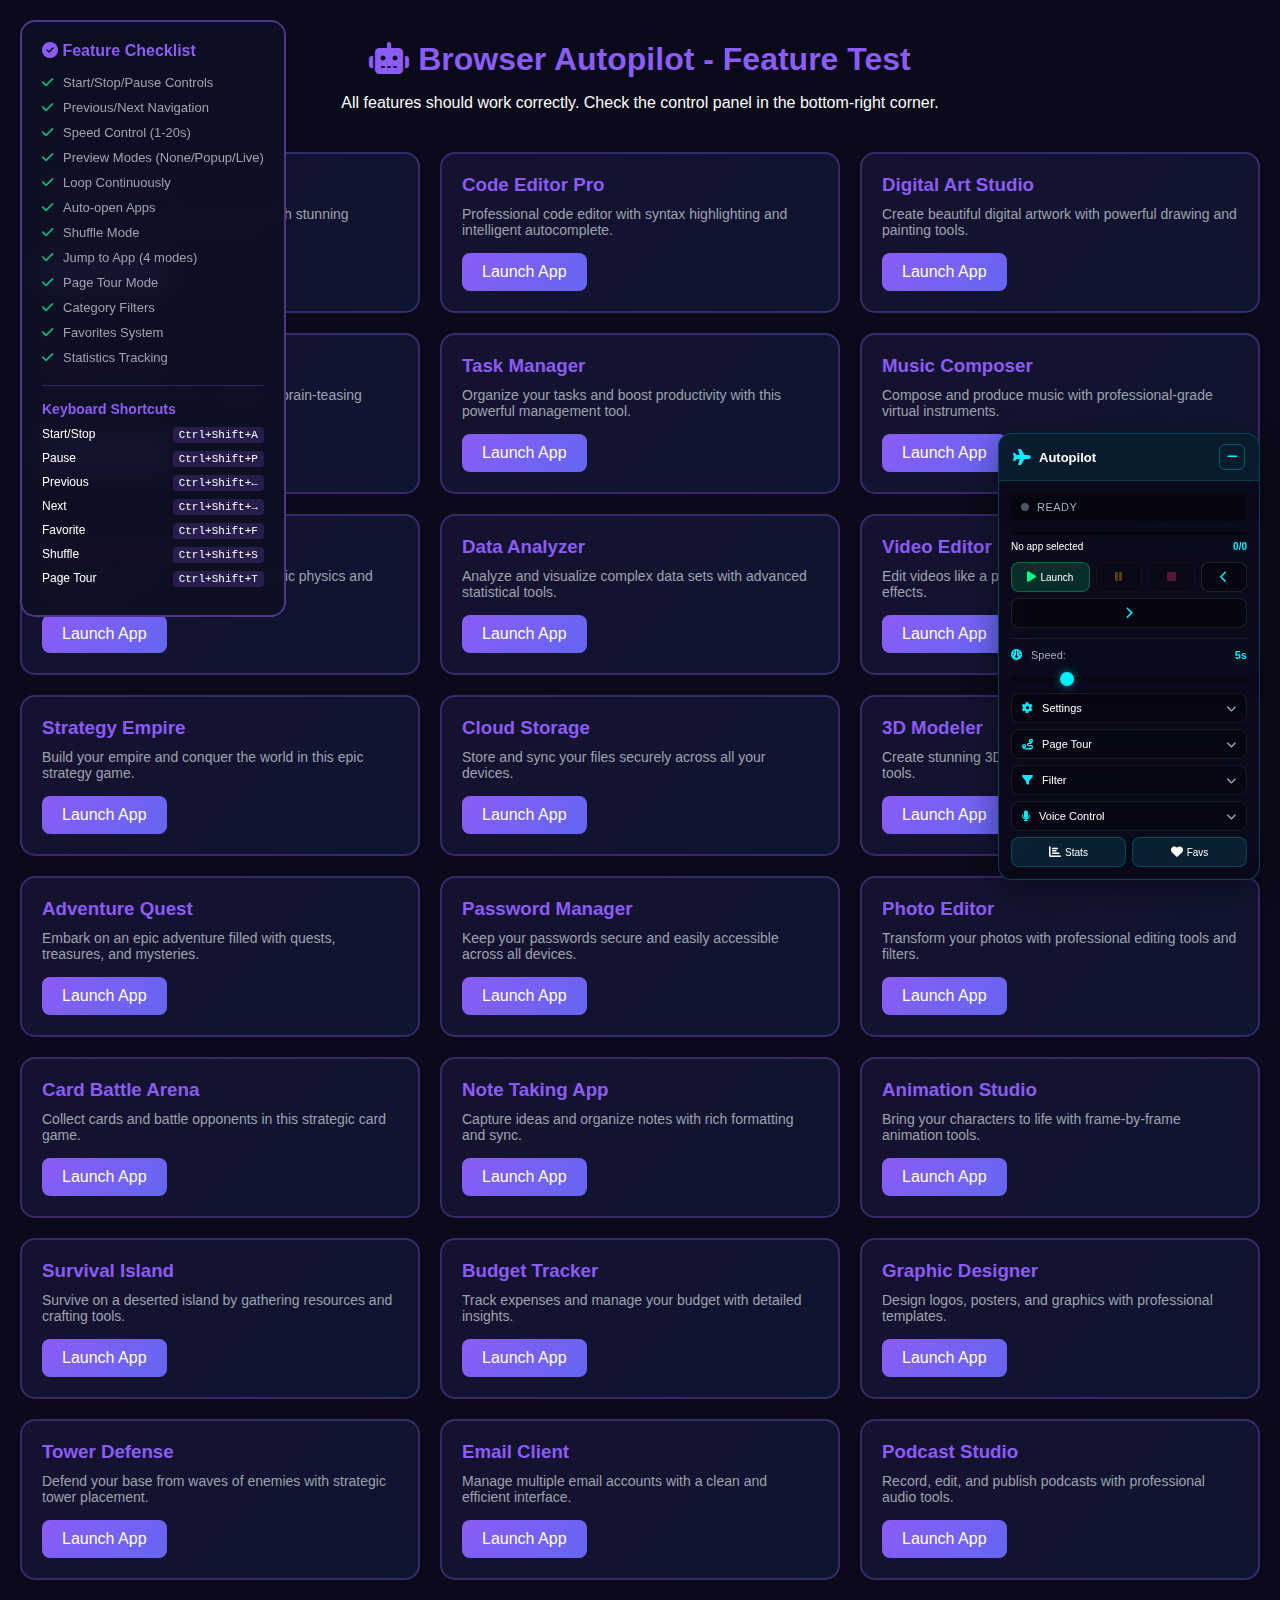
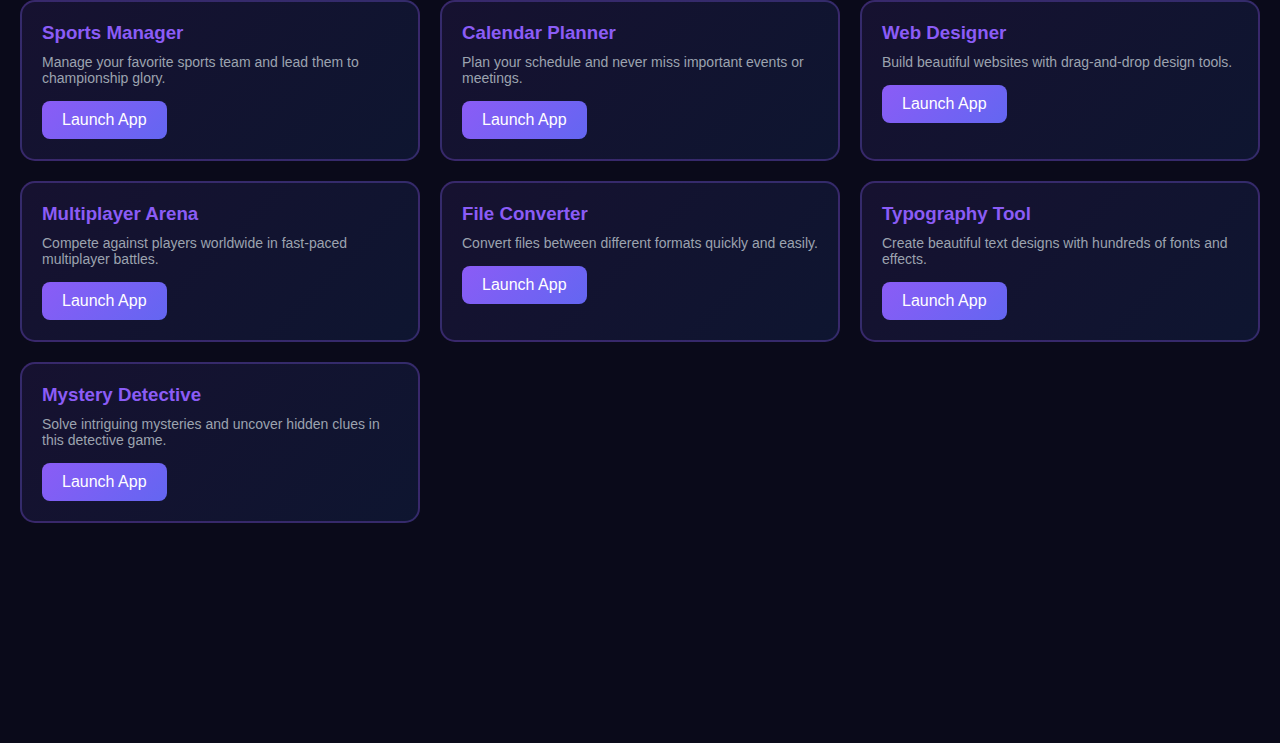
<file: test-autopilot-features.html>
<!DOCTYPE html>
<html lang="en">
<head>
    <meta charset="UTF-8">
    <meta name="viewport" content="width=device-width, initial-scale=1.0">
    <title>Autopilot Feature Test</title>
    <link rel="stylesheet" href="https://cdnjs.cloudflare.com/ajax/libs/font-awesome/6.4.0/css/all.min.css">
    <link rel="stylesheet" href="browser-autopilot.css">
    <style>
        body {
            margin: 0;
            padding: 20px;
            background: #0a0a1a;
            color: #fff;
            font-family: Arial, sans-serif;
        }
        .test-header {
            text-align: center;
            margin-bottom: 40px;
        }
        .test-header h1 {
            color: #8b5cf6;
            margin-bottom: 10px;
        }
        .test-grid {
            display: grid;
            grid-template-columns: repeat(auto-fill, minmax(300px, 1fr));
            gap: 20px;
            max-width: 1400px;
            margin: 0 auto;
            padding-bottom: 200px;
        }
        .project {
            background: linear-gradient(135deg, rgba(139, 92, 246, 0.1) 0%, rgba(59, 130, 246, 0.1) 100%);
            border: 2px solid rgba(139, 92, 246, 0.3);
            border-radius: 15px;
            padding: 20px;
            transition: all 0.3s ease;
            position: relative;
        }
        .project:hover {
            border-color: rgba(139, 92, 246, 0.6);
            transform: translateY(-5px);
        }
        .project h3 {
            color: #8b5cf6;
            margin: 0 0 10px 0;
        }
        .project p {
            color: #9ca3af;
            margin: 0 0 15px 0;
            font-size: 14px;
        }
        .btn {
            display: inline-block;
            padding: 10px 20px;
            background: linear-gradient(135deg, #8b5cf6 0%, #6366f1 100%);
            color: #fff;
            text-decoration: none;
            border-radius: 8px;
            transition: all 0.3s ease;
        }
        .btn:hover {
            transform: scale(1.05);
            box-shadow: 0 5px 15px rgba(139, 92, 246, 0.4);
        }
        .feature-checklist {
            position: fixed;
            top: 20px;
            left: 20px;
            background: rgba(15, 15, 35, 0.95);
            border: 2px solid rgba(139, 92, 246, 0.5);
            border-radius: 15px;
            padding: 20px;
            max-width: 300px;
            backdrop-filter: blur(10px);
            z-index: 9999;
        }
        .feature-checklist h3 {
            color: #8b5cf6;
            margin: 0 0 15px 0;
            font-size: 16px;
        }
        .feature-item {
            display: flex;
            align-items: center;
            gap: 10px;
            margin-bottom: 10px;
            font-size: 13px;
            color: #9ca3af;
        }
        .feature-item i {
            color: #10b981;
        }
        .keyboard-shortcuts {
            margin-top: 20px;
            padding-top: 15px;
            border-top: 1px solid rgba(139, 92, 246, 0.3);
        }
        .keyboard-shortcuts h4 {
            color: #8b5cf6;
            margin: 0 0 10px 0;
            font-size: 14px;
        }
        .shortcut {
            display: flex;
            justify-content: space-between;
            margin-bottom: 8px;
            font-size: 12px;
        }
        .shortcut kbd {
            background: rgba(139, 92, 246, 0.2);
            padding: 2px 6px;
            border-radius: 4px;
            font-size: 11px;
        }
    </style>
</head>
<body>
    <div class="feature-checklist">
        <h3><i class="fas fa-check-circle"></i> Feature Checklist</h3>
        <div class="feature-item">
            <i class="fas fa-check"></i>
            <span>Start/Stop/Pause Controls</span>
        </div>
        <div class="feature-item">
            <i class="fas fa-check"></i>
            <span>Previous/Next Navigation</span>
        </div>
        <div class="feature-item">
            <i class="fas fa-check"></i>
            <span>Speed Control (1-20s)</span>
        </div>
        <div class="feature-item">
            <i class="fas fa-check"></i>
            <span>Preview Modes (None/Popup/Live)</span>
        </div>
        <div class="feature-item">
            <i class="fas fa-check"></i>
            <span>Loop Continuously</span>
        </div>
        <div class="feature-item">
            <i class="fas fa-check"></i>
            <span>Auto-open Apps</span>
        </div>
        <div class="feature-item">
            <i class="fas fa-check"></i>
            <span>Shuffle Mode</span>
        </div>
        <div class="feature-item">
            <i class="fas fa-check"></i>
            <span>Jump to App (4 modes)</span>
        </div>
        <div class="feature-item">
            <i class="fas fa-check"></i>
            <span>Page Tour Mode</span>
        </div>
        <div class="feature-item">
            <i class="fas fa-check"></i>
            <span>Category Filters</span>
        </div>
        <div class="feature-item">
            <i class="fas fa-check"></i>
            <span>Favorites System</span>
        </div>
        <div class="feature-item">
            <i class="fas fa-check"></i>
            <span>Statistics Tracking</span>
        </div>
        
        <div class="keyboard-shortcuts">
            <h4>Keyboard Shortcuts</h4>
            <div class="shortcut">
                <span>Start/Stop</span>
                <kbd>Ctrl+Shift+A</kbd>
            </div>
            <div class="shortcut">
                <span>Pause</span>
                <kbd>Ctrl+Shift+P</kbd>
            </div>
            <div class="shortcut">
                <span>Previous</span>
                <kbd>Ctrl+Shift+←</kbd>
            </div>
            <div class="shortcut">
                <span>Next</span>
                <kbd>Ctrl+Shift+→</kbd>
            </div>
            <div class="shortcut">
                <span>Favorite</span>
                <kbd>Ctrl+Shift+F</kbd>
            </div>
            <div class="shortcut">
                <span>Shuffle</span>
                <kbd>Ctrl+Shift+S</kbd>
            </div>
            <div class="shortcut">
                <span>Page Tour</span>
                <kbd>Ctrl+Shift+T</kbd>
            </div>
        </div>
    </div>

    <div class="test-header">
        <h1><i class="fas fa-robot"></i> Browser Autopilot - Feature Test</h1>
        <p>All features should work correctly. Check the control panel in the bottom-right corner.</p>
    </div>

    <div class="test-grid">
        <div class="project" data-category="game">
            <h3>Space Explorer</h3>
            <p>An exciting space exploration game with stunning graphics and immersive gameplay.</p>
            <a href="https://example.com/space" class="btn">Launch App</a>
        </div>

        <div class="project" data-category="tool">
            <h3>Code Editor Pro</h3>
            <p>Professional code editor with syntax highlighting and intelligent autocomplete.</p>
            <a href="https://example.com/editor" class="btn">Launch App</a>
        </div>

        <div class="project" data-category="creative">
            <h3>Digital Art Studio</h3>
            <p>Create beautiful digital artwork with powerful drawing and painting tools.</p>
            <a href="https://example.com/art" class="btn">Launch App</a>
        </div>

        <div class="project" data-category="game">
            <h3>Puzzle Master</h3>
            <p>Challenge your mind with hundreds of brain-teasing puzzles and riddles.</p>
            <a href="https://example.com/puzzle" class="btn">Launch App</a>
        </div>

        <div class="project" data-category="tool">
            <h3>Task Manager</h3>
            <p>Organize your tasks and boost productivity with this powerful management tool.</p>
            <a href="https://example.com/tasks" class="btn">Launch App</a>
        </div>

        <div class="project" data-category="creative">
            <h3>Music Composer</h3>
            <p>Compose and produce music with professional-grade virtual instruments.</p>
            <a href="https://example.com/music" class="btn">Launch App</a>
        </div>

        <div class="project" data-category="game">
            <h3>Racing Simulator</h3>
            <p>Experience realistic racing with authentic physics and stunning tracks.</p>
            <a href="https://example.com/racing" class="btn">Launch App</a>
        </div>

        <div class="project" data-category="tool">
            <h3>Data Analyzer</h3>
            <p>Analyze and visualize complex data sets with advanced statistical tools.</p>
            <a href="https://example.com/data" class="btn">Launch App</a>
        </div>

        <div class="project" data-category="creative">
            <h3>Video Editor</h3>
            <p>Edit videos like a pro with timeline editing and special effects.</p>
            <a href="https://example.com/video" class="btn">Launch App</a>
        </div>

        <div class="project" data-category="game">
            <h3>Strategy Empire</h3>
            <p>Build your empire and conquer the world in this epic strategy game.</p>
            <a href="https://example.com/strategy" class="btn">Launch App</a>
        </div>

        <div class="project" data-category="tool">
            <h3>Cloud Storage</h3>
            <p>Store and sync your files securely across all your devices.</p>
            <a href="https://example.com/cloud" class="btn">Launch App</a>
        </div>

        <div class="project" data-category="creative">
            <h3>3D Modeler</h3>
            <p>Create stunning 3D models and animations with intuitive tools.</p>
            <a href="https://example.com/3d" class="btn">Launch App</a>
        </div>

        <div class="project" data-category="game">
            <h3>Adventure Quest</h3>
            <p>Embark on an epic adventure filled with quests, treasures, and mysteries.</p>
            <a href="https://example.com/adventure" class="btn">Launch App</a>
        </div>

        <div class="project" data-category="tool">
            <h3>Password Manager</h3>
            <p>Keep your passwords secure and easily accessible across all devices.</p>
            <a href="https://example.com/passwords" class="btn">Launch App</a>
        </div>

        <div class="project" data-category="creative">
            <h3>Photo Editor</h3>
            <p>Transform your photos with professional editing tools and filters.</p>
            <a href="https://example.com/photo" class="btn">Launch App</a>
        </div>

        <div class="project" data-category="game">
            <h3>Card Battle Arena</h3>
            <p>Collect cards and battle opponents in this strategic card game.</p>
            <a href="https://example.com/cards" class="btn">Launch App</a>
        </div>

        <div class="project" data-category="tool">
            <h3>Note Taking App</h3>
            <p>Capture ideas and organize notes with rich formatting and sync.</p>
            <a href="https://example.com/notes" class="btn">Launch App</a>
        </div>

        <div class="project" data-category="creative">
            <h3>Animation Studio</h3>
            <p>Bring your characters to life with frame-by-frame animation tools.</p>
            <a href="https://example.com/animation" class="btn">Launch App</a>
        </div>

        <div class="project" data-category="game">
            <h3>Survival Island</h3>
            <p>Survive on a deserted island by gathering resources and crafting tools.</p>
            <a href="https://example.com/survival" class="btn">Launch App</a>
        </div>

        <div class="project" data-category="tool">
            <h3>Budget Tracker</h3>
            <p>Track expenses and manage your budget with detailed insights.</p>
            <a href="https://example.com/budget" class="btn">Launch App</a>
        </div>

        <div class="project" data-category="creative">
            <h3>Graphic Designer</h3>
            <p>Design logos, posters, and graphics with professional templates.</p>
            <a href="https://example.com/design" class="btn">Launch App</a>
        </div>

        <div class="project" data-category="game">
            <h3>Tower Defense</h3>
            <p>Defend your base from waves of enemies with strategic tower placement.</p>
            <a href="https://example.com/tower" class="btn">Launch App</a>
        </div>

        <div class="project" data-category="tool">
            <h3>Email Client</h3>
            <p>Manage multiple email accounts with a clean and efficient interface.</p>
            <a href="https://example.com/email" class="btn">Launch App</a>
        </div>

        <div class="project" data-category="creative">
            <h3>Podcast Studio</h3>
            <p>Record, edit, and publish podcasts with professional audio tools.</p>
            <a href="https://example.com/podcast" class="btn">Launch App</a>
        </div>

        <div class="project" data-category="game">
            <h3>Sports Manager</h3>
            <p>Manage your favorite sports team and lead them to championship glory.</p>
            <a href="https://example.com/sports" class="btn">Launch App</a>
        </div>

        <div class="project" data-category="tool">
            <h3>Calendar Planner</h3>
            <p>Plan your schedule and never miss important events or meetings.</p>
            <a href="https://example.com/calendar" class="btn">Launch App</a>
        </div>

        <div class="project" data-category="creative">
            <h3>Web Designer</h3>
            <p>Build beautiful websites with drag-and-drop design tools.</p>
            <a href="https://example.com/web" class="btn">Launch App</a>
        </div>

        <div class="project" data-category="game">
            <h3>Multiplayer Arena</h3>
            <p>Compete against players worldwide in fast-paced multiplayer battles.</p>
            <a href="https://example.com/arena" class="btn">Launch App</a>
        </div>

        <div class="project" data-category="tool">
            <h3>File Converter</h3>
            <p>Convert files between different formats quickly and easily.</p>
            <a href="https://example.com/convert" class="btn">Launch App</a>
        </div>

        <div class="project" data-category="creative">
            <h3>Typography Tool</h3>
            <p>Create beautiful text designs with hundreds of fonts and effects.</p>
            <a href="https://example.com/typography" class="btn">Launch App</a>
        </div>

        <div class="project" data-category="game">
            <h3>Mystery Detective</h3>
            <p>Solve intriguing mysteries and uncover hidden clues in this detective game.</p>
            <a href="https://example.com/mystery" class="btn">Launch App</a>
        </div>
    </div>

    <script src="browser-autopilot.js"></script>
</body>
</html>
</file>
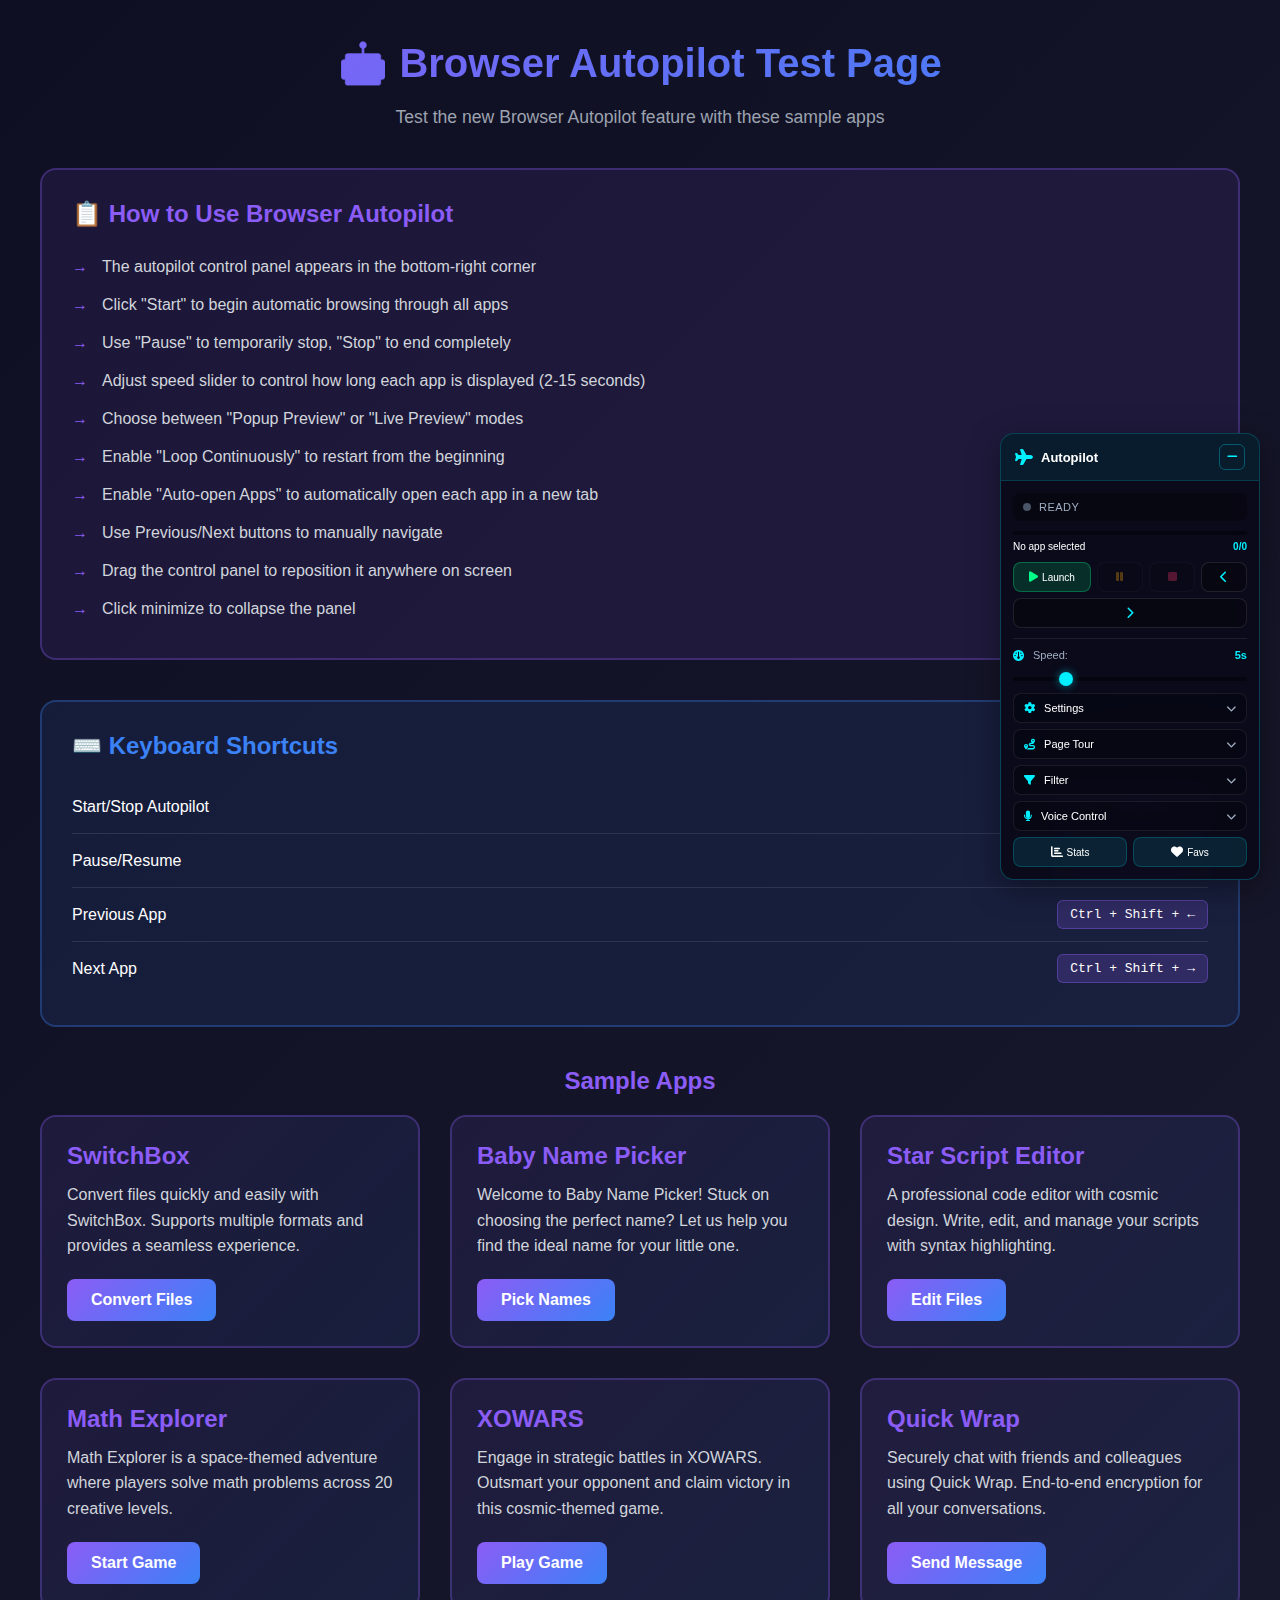
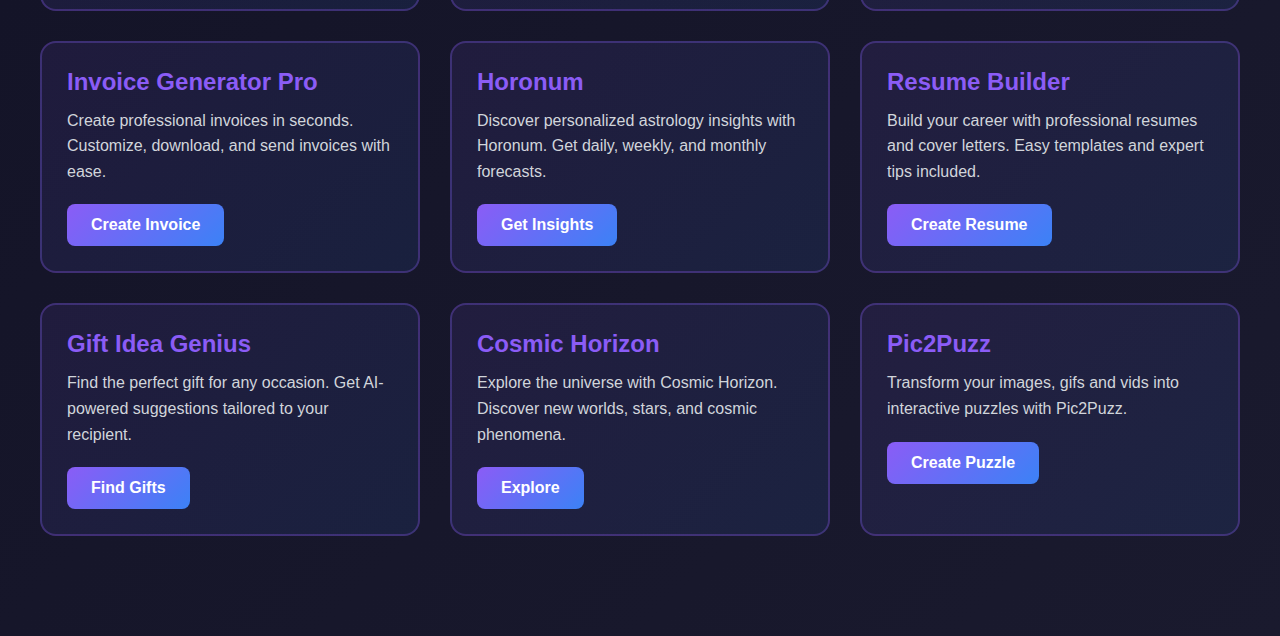
<file: test-autopilot.html>
<!DOCTYPE html>
<html lang="en">
<head>
    <meta charset="UTF-8">
    <meta name="viewport" content="width=device-width, initial-scale=1.0">
    <title>Browser Autopilot Test</title>
    <link rel="stylesheet" href="https://cdnjs.cloudflare.com/ajax/libs/font-awesome/6.0.0-beta3/css/all.min.css">
    <link rel="stylesheet" href="browser-autopilot.css">
    <style>
        * {
            margin: 0;
            padding: 0;
            box-sizing: border-box;
        }

        body {
            font-family: 'Segoe UI', Tahoma, Geneva, Verdana, sans-serif;
            background: linear-gradient(135deg, #0f0f23 0%, #1a1a2e 100%);
            color: #fff;
            min-height: 100vh;
            padding: 40px 20px;
        }

        .container {
            max-width: 1200px;
            margin: 0 auto;
        }

        h1 {
            text-align: center;
            margin-bottom: 20px;
            font-size: 2.5rem;
            background: linear-gradient(135deg, #8b5cf6 0%, #3b82f6 100%);
            -webkit-background-clip: text;
            -webkit-text-fill-color: transparent;
            background-clip: text;
        }

        .info {
            text-align: center;
            margin-bottom: 40px;
            color: #9ca3af;
            font-size: 1.1rem;
        }

        .projects-grid {
            display: grid;
            grid-template-columns: repeat(auto-fill, minmax(300px, 1fr));
            gap: 30px;
            margin-bottom: 60px;
        }

        .project {
            background: linear-gradient(135deg, rgba(139, 92, 246, 0.1) 0%, rgba(59, 130, 246, 0.1) 100%);
            border: 2px solid rgba(139, 92, 246, 0.3);
            border-radius: 16px;
            padding: 25px;
            transition: all 0.3s ease;
            cursor: pointer;
        }

        .project:hover {
            transform: translateY(-5px);
            box-shadow: 0 10px 30px rgba(139, 92, 246, 0.3);
            border-color: rgba(139, 92, 246, 0.6);
        }

        .project h3 {
            font-size: 1.5rem;
            margin-bottom: 12px;
            color: #8b5cf6;
        }

        .project p {
            color: #d1d5db;
            margin-bottom: 20px;
            line-height: 1.6;
        }

        .btn {
            display: inline-block;
            padding: 12px 24px;
            background: linear-gradient(135deg, #8b5cf6 0%, #3b82f6 100%);
            color: #fff;
            text-decoration: none;
            border-radius: 8px;
            font-weight: 600;
            transition: all 0.3s ease;
            border: none;
            cursor: pointer;
        }

        .btn:hover {
            transform: scale(1.05);
            box-shadow: 0 5px 20px rgba(139, 92, 246, 0.4);
        }

        .instructions {
            background: rgba(139, 92, 246, 0.1);
            border: 2px solid rgba(139, 92, 246, 0.3);
            border-radius: 16px;
            padding: 30px;
            margin-bottom: 40px;
        }

        .instructions h2 {
            color: #8b5cf6;
            margin-bottom: 20px;
        }

        .instructions ul {
            list-style: none;
            padding-left: 0;
        }

        .instructions li {
            padding: 10px 0;
            padding-left: 30px;
            position: relative;
            color: #d1d5db;
        }

        .instructions li::before {
            content: '→';
            position: absolute;
            left: 0;
            color: #8b5cf6;
            font-weight: bold;
        }

        .keyboard-shortcuts {
            background: rgba(59, 130, 246, 0.1);
            border: 2px solid rgba(59, 130, 246, 0.3);
            border-radius: 16px;
            padding: 30px;
        }

        .keyboard-shortcuts h2 {
            color: #3b82f6;
            margin-bottom: 20px;
        }

        .shortcut {
            display: flex;
            justify-content: space-between;
            align-items: center;
            padding: 12px 0;
            border-bottom: 1px solid rgba(255, 255, 255, 0.1);
        }

        .shortcut:last-child {
            border-bottom: none;
        }

        .key {
            background: rgba(139, 92, 246, 0.2);
            padding: 6px 12px;
            border-radius: 6px;
            font-family: monospace;
            border: 1px solid rgba(139, 92, 246, 0.4);
        }
    </style>
</head>
<body>
    <div class="container">
        <h1>🤖 Browser Autopilot Test Page</h1>
        <p class="info">Test the new Browser Autopilot feature with these sample apps</p>

        <div class="instructions">
            <h2>📋 How to Use Browser Autopilot</h2>
            <ul>
                <li>The autopilot control panel appears in the bottom-right corner</li>
                <li>Click "Start" to begin automatic browsing through all apps</li>
                <li>Use "Pause" to temporarily stop, "Stop" to end completely</li>
                <li>Adjust speed slider to control how long each app is displayed (2-15 seconds)</li>
                <li>Choose between "Popup Preview" or "Live Preview" modes</li>
                <li>Enable "Loop Continuously" to restart from the beginning</li>
                <li>Enable "Auto-open Apps" to automatically open each app in a new tab</li>
                <li>Use Previous/Next buttons to manually navigate</li>
                <li>Drag the control panel to reposition it anywhere on screen</li>
                <li>Click minimize to collapse the panel</li>
            </ul>
        </div>

        <div class="keyboard-shortcuts">
            <h2>⌨️ Keyboard Shortcuts</h2>
            <div class="shortcut">
                <span>Start/Stop Autopilot</span>
                <span class="key">Ctrl + Shift + A</span>
            </div>
            <div class="shortcut">
                <span>Pause/Resume</span>
                <span class="key">Ctrl + Shift + P</span>
            </div>
            <div class="shortcut">
                <span>Previous App</span>
                <span class="key">Ctrl + Shift + ←</span>
            </div>
            <div class="shortcut">
                <span>Next App</span>
                <span class="key">Ctrl + Shift + →</span>
            </div>
        </div>

        <h2 style="margin: 40px 0 20px; text-align: center; color: #8b5cf6;">Sample Apps</h2>
        
        <div class="projects-grid">
            <div class="project" data-icon-url="./cosmoslogo.jpg">
                <h3>SwitchBox</h3>
                <p>Convert files quickly and easily with SwitchBox. Supports multiple formats and provides a seamless experience.</p>
                <a href="https://onetwo346.github.io/switchbox" class="btn" target="_blank">Convert Files</a>
            </div>

            <div class="project" data-icon-url="./cosmoslogo.jpg">
                <h3>Baby Name Picker</h3>
                <p>Welcome to Baby Name Picker! Stuck on choosing the perfect name? Let us help you find the ideal name for your little one.</p>
                <a href="https://onetwo346.github.io/baby-name-picker/" class="btn" target="_blank">Pick Names</a>
            </div>

            <div class="project" data-icon-url="./cosmoslogo.jpg">
                <h3>Star Script Editor</h3>
                <p>A professional code editor with cosmic design. Write, edit, and manage your scripts with syntax highlighting.</p>
                <a href="https://onetwo346.github.io/script/" class="btn" target="_blank">Edit Files</a>
            </div>

            <div class="project" data-icon-url="./cosmoslogo.jpg">
                <h3>Math Explorer</h3>
                <p>Math Explorer is a space-themed adventure where players solve math problems across 20 creative levels.</p>
                <a href="https://onetwo346.github.io/math-guru/" class="btn" target="_blank">Start Game</a>
            </div>

            <div class="project" data-icon-url="./cosmoslogo.jpg">
                <h3>XOWARS</h3>
                <p>Engage in strategic battles in XOWARS. Outsmart your opponent and claim victory in this cosmic-themed game.</p>
                <a href="https://xowars.space" class="btn" target="_blank">Play Game</a>
            </div>

            <div class="project" data-icon-url="./cosmoslogo.jpg">
                <h3>Quick Wrap</h3>
                <p>Securely chat with friends and colleagues using Quick Wrap. End-to-end encryption for all your conversations.</p>
                <a href="https://quickwrap.space" class="btn" target="_blank">Send Message</a>
            </div>

            <div class="project" data-icon-url="./cosmoslogo.jpg">
                <h3>Invoice Generator Pro</h3>
                <p>Create professional invoices in seconds. Customize, download, and send invoices with ease.</p>
                <a href="https://onetwo346.github.io/invoice-generator" class="btn" target="_blank">Create Invoice</a>
            </div>

            <div class="project" data-icon-url="./cosmoslogo.jpg">
                <h3>Horonum</h3>
                <p>Discover personalized astrology insights with Horonum. Get daily, weekly, and monthly forecasts.</p>
                <a href="https://onetwo346.github.io/horonum" class="btn" target="_blank">Get Insights</a>
            </div>

            <div class="project" data-icon-url="./cosmoslogo.jpg">
                <h3>Resume Builder</h3>
                <p>Build your career with professional resumes and cover letters. Easy templates and expert tips included.</p>
                <a href="https://onetwo346.github.io/Resume-cover-letter-" class="btn" target="_blank">Create Resume</a>
            </div>

            <div class="project" data-icon-url="./cosmoslogo.jpg">
                <h3>Gift Idea Genius</h3>
                <p>Find the perfect gift for any occasion. Get AI-powered suggestions tailored to your recipient.</p>
                <a href="https://onetwo346.github.io/Gift-idea-genius-" class="btn" target="_blank">Find Gifts</a>
            </div>

            <div class="project" data-icon-url="./cosmoslogo.jpg">
                <h3>Cosmic Horizon</h3>
                <p>Explore the universe with Cosmic Horizon. Discover new worlds, stars, and cosmic phenomena.</p>
                <a href="https://cosmichorizon.space" class="btn" target="_blank">Explore</a>
            </div>

            <div class="project" data-icon-url="./cosmoslogo.jpg">
                <h3>Pic2Puzz</h3>
                <p>Transform your images, gifs and vids into interactive puzzles with Pic2Puzz.</p>
                <a href="https://pic2puzz.space" class="btn" target="_blank">Create Puzzle</a>
            </div>
        </div>
    </div>

    <script src="browser-autopilot.js"></script>
</body>
</html>
</file>
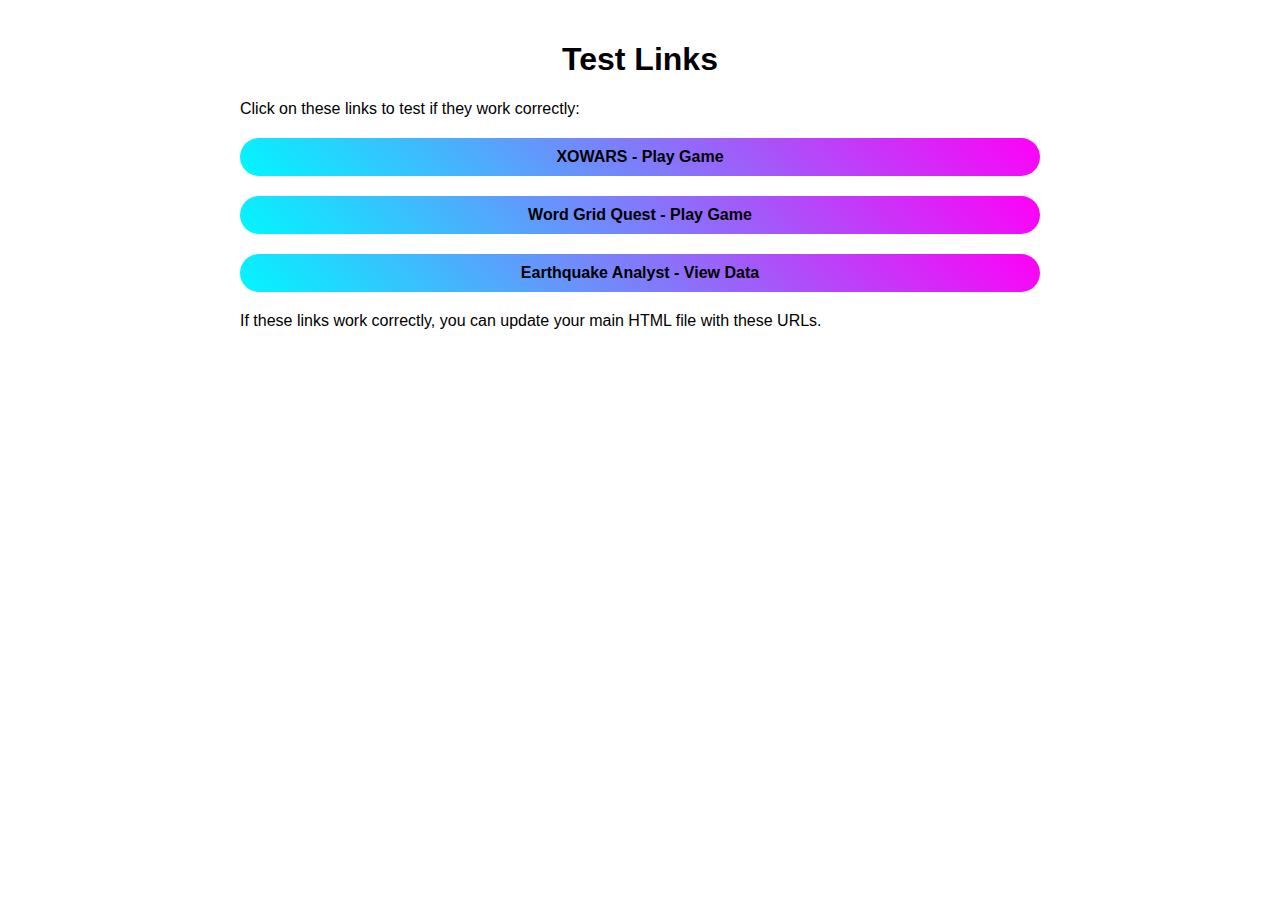
<file: test-links.html>
<!DOCTYPE html>
<html lang="en">
<head>
    <meta charset="UTF-8">
    <meta name="viewport" content="width=device-width, initial-scale=1.0">
    <title>Test Links</title>
    <style>
        body {
            font-family: Arial, sans-serif;
            max-width: 800px;
            margin: 0 auto;
            padding: 20px;
        }
        .test-link {
            display: block;
            margin: 20px 0;
            padding: 10px 20px;
            background: linear-gradient(45deg, #00f7ff, #ff00f7);
            color: black;
            text-decoration: none;
            font-weight: bold;
            border-radius: 50px;
            text-align: center;
        }
        h1 {
            text-align: center;
        }
    </style>
</head>
<body>
    <h1>Test Links</h1>
    <p>Click on these links to test if they work correctly:</p>
    
    <a href="https://xowars.space/" class="test-link" target="_blank">XOWARS - Play Game</a>
    <a href="https://wordgridquest.xyz/" class="test-link" target="_blank">Word Grid Quest - Play Game</a>
    <a href="https://earthquakeanalyst.space/" class="test-link" target="_blank">Earthquake Analyst - View Data</a>
    
    <p>If these links work correctly, you can update your main HTML file with these URLs.</p>
    
    <script>
        // Simple script to log if links are clicked
        document.querySelectorAll('.test-link').forEach(link => {
            link.addEventListener('click', function(e) {
                console.log('Link clicked: ' + this.href);
            });
        });
    </script>
</body>
</html>
</file>
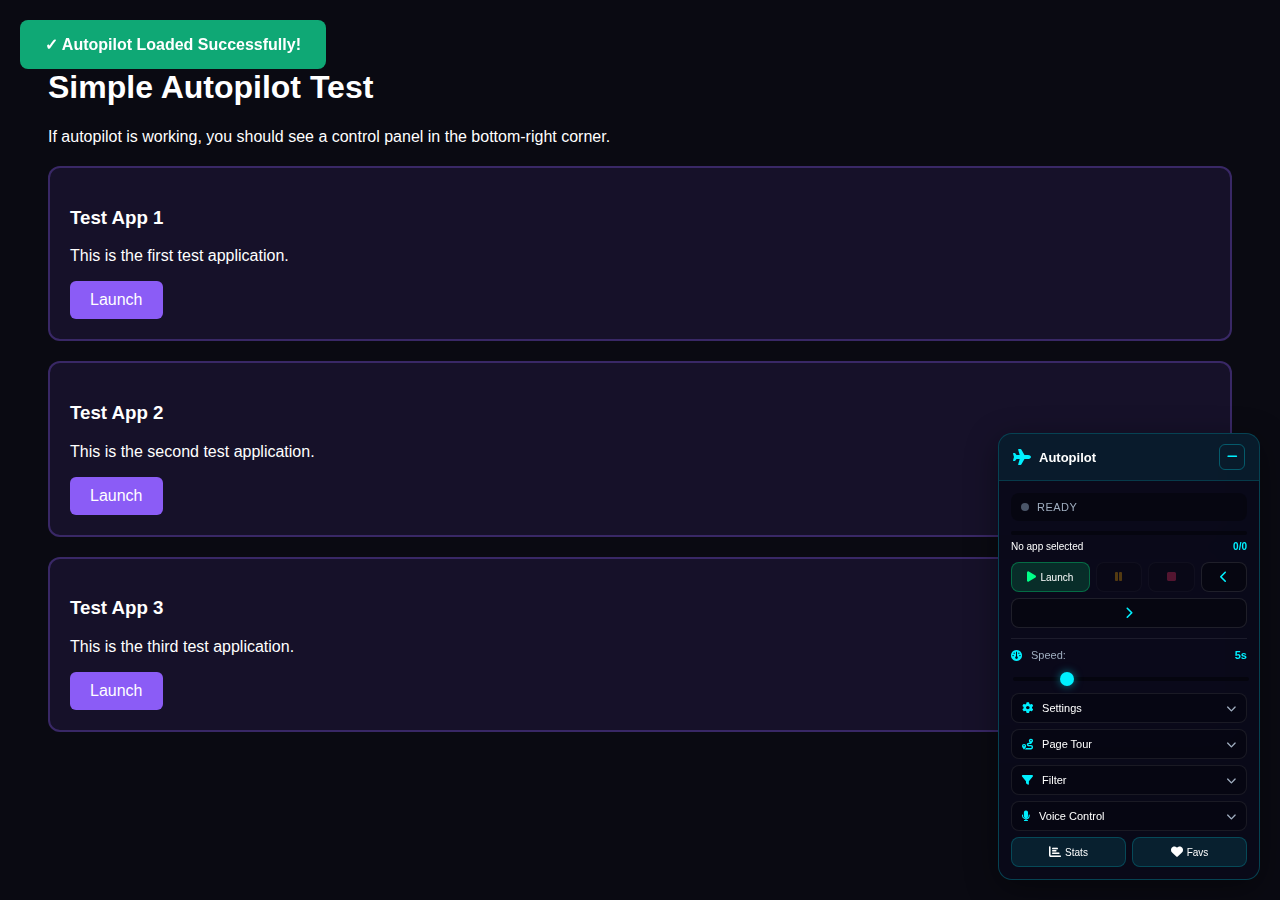
<file: test-simple.html>
<!DOCTYPE html>
<html lang="en">
<head>
    <meta charset="UTF-8">
    <meta name="viewport" content="width=device-width, initial-scale=1.0">
    <title>Simple Autopilot Test</title>
    <link rel="stylesheet" href="https://cdnjs.cloudflare.com/ajax/libs/font-awesome/6.0.0-beta3/css/all.min.css">
    <link rel="stylesheet" href="browser-autopilot.css">
    <style>
        body {
            font-family: Arial, sans-serif;
            background: #0a0a12;
            color: #fff;
            padding: 40px;
        }
        .project {
            background: rgba(139, 92, 246, 0.1);
            border: 2px solid rgba(139, 92, 246, 0.3);
            border-radius: 12px;
            padding: 20px;
            margin: 20px 0;
        }
        .btn {
            display: inline-block;
            padding: 10px 20px;
            background: #8b5cf6;
            color: white;
            text-decoration: none;
            border-radius: 6px;
        }
        #status {
            position: fixed;
            top: 20px;
            left: 20px;
            background: rgba(16, 185, 129, 0.9);
            padding: 15px 25px;
            border-radius: 8px;
            font-weight: bold;
            z-index: 99999;
        }
    </style>
</head>
<body>
    <div id="status">✓ Page Loaded - Checking Autopilot...</div>
    
    <h1>Simple Autopilot Test</h1>
    <p>If autopilot is working, you should see a control panel in the bottom-right corner.</p>

    <div class="project" data-icon-url="./cosmoslogo.jpg">
        <h3>Test App 1</h3>
        <p>This is the first test application.</p>
        <a href="https://example.com" class="btn" target="_blank">Launch</a>
    </div>

    <div class="project" data-icon-url="./cosmoslogo.jpg">
        <h3>Test App 2</h3>
        <p>This is the second test application.</p>
        <a href="https://example.com" class="btn" target="_blank">Launch</a>
    </div>

    <div class="project" data-icon-url="./cosmoslogo.jpg">
        <h3>Test App 3</h3>
        <p>This is the third test application.</p>
        <a href="https://example.com" class="btn" target="_blank">Launch</a>
    </div>

    <script>
        console.log('=== AUTOPILOT DEBUG ===');
        console.log('1. Page loaded');
        console.log('2. Projects found:', document.querySelectorAll('.project').length);
    </script>
    <script src="browser-autopilot.js"></script>
    <script>
        setTimeout(() => {
            console.log('3. Checking if autopilot loaded...');
            if (window.browserAutopilot) {
                console.log('✓ Autopilot object exists!');
                console.log('4. Control panel:', document.querySelector('.autopilot-control-panel'));
                document.getElementById('status').textContent = '✓ Autopilot Loaded Successfully!';
                document.getElementById('status').style.background = 'rgba(16, 185, 129, 0.9)';
            } else {
                console.error('✗ Autopilot object NOT found!');
                document.getElementById('status').textContent = '✗ Autopilot Failed to Load';
                document.getElementById('status').style.background = 'rgba(239, 68, 68, 0.9)';
            }
        }, 500);
    </script>
</body>
</html>
</file>
<file: new-ui-styles.css>
/* ============================================================
   COSMOS CODERR APP STORE — v3 REBUILD
   Palette: #0a0a12 bg · #ff6b35 accent · #1e1e2e cards
   Font: Plus Jakarta Sans + Space Grotesk
   ============================================================ */

/* ── Reset ── */
*,*::before,*::after{box-sizing:border-box;margin:0;padding:0}
html{scroll-behavior:smooth;-webkit-text-size-adjust:100%}
img,video{display:block;max-width:100%}
button{cursor:pointer;font-family:inherit;border:none;background:none}
a{text-decoration:none;color:inherit}
input{font-family:inherit}

body{
  font-family:'Plus Jakarta Sans',system-ui,sans-serif;
  background:#0a0a12;
  color:#c8cad8;
  min-height:100vh;
  overflow-x:hidden;
  line-height:1.6;
  transition:background .3s, color .3s;
}

/* ── Light Mode ── */
body.light-mode{
  background:#f5f5f7;
  color:#1a1a2e;
}
body.light-mode .nav{
  background:rgba(255,255,255,0.92);
  border-bottom:1px solid rgba(0,0,0,0.08);
}
body.light-mode .nav.scrolled{
  background:rgba(255,255,255,0.96);
  box-shadow:0 2px 12px rgba(0,0,0,0.08);
}
body.light-mode .nav-logo-text{color:#0a0a12}
body.light-mode .search-input{
  background:rgba(0,0,0,0.04);
  color:#1a1a2e;
  border-color:rgba(0,0,0,0.1);
}
body.light-mode .search-input::placeholder{color:#6a6a7e}
body.light-mode .search-input:focus{
  background:rgba(0,0,0,0.06);
  border-color:#ff6b35;
}
body.light-mode .filt{
  background:rgba(0,0,0,0.04);
  color:#3a3a58;
  border-color:rgba(0,0,0,0.08);
}
body.light-mode .filt:hover{background:rgba(0,0,0,0.08)}
body.light-mode .filt.active{
  background:#ff6b35;
  color:#fff;
  border-color:#ff6b35;
}
body.light-mode .drawer{
  background:rgba(255,255,255,0.98);
  border-left:1px solid rgba(0,0,0,0.1);
}
body.light-mode .drawer-links a{color:#3a3a58}
body.light-mode .drawer-links a:hover{color:#ff6b35}
body.light-mode .hero{background:#f5f5f7}
body.light-mode .hero-bg-grid{
  background-image:
    linear-gradient(rgba(255,107,53,0.06) 1px,transparent 1px),
    linear-gradient(90deg,rgba(255,107,53,0.06) 1px,transparent 1px);
}
body.light-mode .hero-glow-1{
  background:radial-gradient(circle,rgba(255,107,53,0.18) 0%,transparent 65%);
}
body.light-mode .hero-glow-2{
  background:radial-gradient(circle,rgba(140,80,255,0.15) 0%,transparent 65%);
}
body.light-mode .hero-eyebrow{color:#5a5a78}
body.light-mode .hero-h1{color:#0a0a12}
body.light-mode .hero-sub{color:#4a4a68}
body.light-mode .hero-super-title{
  background:linear-gradient(135deg,#ff6b35 0%,#ff7d4a 50%,#ff9a6c 100%);
  -webkit-background-clip:text;
  background-clip:text;
  -webkit-text-fill-color:transparent;
}
body.light-mode .stat-card{
  background:rgba(0,0,0,0.03);
  border-color:rgba(0,0,0,0.1);
}
body.light-mode .stat-card:hover{
  border-color:rgba(255,107,53,0.3);
  box-shadow:0 8px 24px rgba(0,0,0,0.1);
}
body.light-mode .stat-card-icon{
  background:linear-gradient(135deg,rgba(255,107,53,0.12),rgba(255,107,53,0.06));
  border-color:rgba(255,107,53,0.25);
}
body.light-mode .stat-card-n{color:#0a0a12}
body.light-mode .stat-card-l{color:#6a6a7e}
body.light-mode .stat-card-bar{background:rgba(0,0,0,0.08)}
body.light-mode .store{background:#f5f5f7;border-top-color:rgba(0,0,0,0.08)}
body.light-mode .store-h2{color:#0a0a12}
body.light-mode .store-count{color:#5a5a78}
body.light-mode .card{
  background:#fff;
  border-color:rgba(0,0,0,0.1);
}
body.light-mode .card:hover{
  border-color:rgba(255,107,53,0.4);
  box-shadow:0 16px 48px rgba(0,0,0,0.12),0 0 0 1px rgba(255,107,53,0.2);
}
body.light-mode .card-cover{background-color:#e8e8ee}
body.light-mode .card-type{
  color:#5a5a78;
  background:rgba(0,0,0,0.04);
  border-color:rgba(0,0,0,0.1);
}
body.light-mode .card-name{
  color:#0a0a12;
  background:rgba(255,107,53,0.08);
  border-color:rgba(255,107,53,0.2);
}
body.light-mode .card-blurb{
  color:#4a4a68;
  background:rgba(0,0,0,0.02);
  border-color:rgba(0,0,0,0.06);
}
body.light-mode .card-row{border-top-color:rgba(0,0,0,0.08)}
body.light-mode .btn-inapp,body.light-mode .btn-ext{
  background:rgba(0,0,0,0.04);
  color:#3a3a58;
}
body.light-mode .btn-inapp:hover,body.light-mode .btn-ext:hover{
  background:#ff6b35;
  color:#fff;
}
body.light-mode .cat-divider{border-bottom-color:rgba(0,0,0,0.08)}
body.light-mode .cat-divider-label{color:#0a0a12}
body.light-mode .cat-divider-count{
  background:#fff;
  color:#5a5a78;
  border-color:rgba(0,0,0,0.1);
}
body.light-mode .cat-divider-line{background:rgba(0,0,0,0.06)}
body.light-mode .empty-state{color:#5a5a78}
body.light-mode .empty-state p{color:#6a6a7e}
body.light-mode .footer-cta{
  background:linear-gradient(135deg,rgba(255,107,53,0.12) 0%,rgba(140,80,255,0.1) 100%);
  border-top-color:rgba(255,107,53,0.2);
  border-bottom-color:rgba(0,0,0,0.08);
}
body.light-mode .footer-cta-text h3{color:#0a0a12}
body.light-mode .footer-cta-text p{color:#5a5a78}
body.light-mode .footer{
  background:#f5f5f7;
  border-top-color:rgba(0,0,0,0.06);
}
body.light-mode .footer-name{color:#0a0a12}
body.light-mode .footer-tag{color:#6a6a7e}
body.light-mode .footer-links a{color:#5a5a78}
body.light-mode .footer-links a:hover{color:#ff6b35}
body.light-mode .footer-copy{color:#8a8a9e}
body.light-mode .modal-window{
  background:#fff;
  border-color:rgba(0,0,0,0.15);
}
body.light-mode .modal-topbar{background:#f5f5f7;border-bottom-color:rgba(0,0,0,0.1)}
body.light-mode .modal-address{background:#fff;color:#3a3a58;border-color:rgba(0,0,0,0.1)}
body.light-mode .modal-newwin{color:#5a5a78}
body.light-mode .modal-newwin:hover{color:#ff6b35}
body.light-mode .back-top{
  background:rgba(255,255,255,0.95);
  color:#ff6b35;
  border:1px solid rgba(0,0,0,0.1);
}
body.light-mode .back-top:hover{
  background:#ff6b35;
  color:#fff;
}
body.light-mode .toast{
  background:rgba(10,10,18,0.95);
  color:#fff;
}
body.light-mode .sort-wrap select{
  background:rgba(0,0,0,0.04);
  color:#3a3a58;
  border-color:rgba(0,0,0,0.1);
}
body.light-mode .sort-wrap select:hover{background:rgba(0,0,0,0.06)}
body.light-mode .btn-random{
  background:rgba(255,107,53,0.12);
  border-color:rgba(255,107,53,0.3);
  color:#ff6b35;
}
body.light-mode .btn-random:hover{
  background:rgba(255,107,53,0.18);
  border-color:rgba(255,107,53,0.4);
}
body.light-mode .ticker-wrap{
  background:#fff;
  border-bottom-color:rgba(0,0,0,0.1);
}
body.light-mode .ticker-track span{
  color:#2a2a48;
}
body.light-mode .ticker-track span:hover{
  color:#ff6b35;
}

/* ════════════════════════════════════
   NAVIGATION
════════════════════════════════════ */
.nav{
  position:fixed;top:0;left:0;right:0;
  z-index:1000;
  background:rgba(10,10,18,0.92);
  transition:background .3s, box-shadow .3s, border-color .3s;
  backdrop-filter:blur(20px);
  -webkit-backdrop-filter:blur(20px);
  border-bottom:1px solid rgba(255,255,255,0.06);
  transition:box-shadow .3s;
}
.nav.scrolled{box-shadow:0 4px 32px rgba(0,0,0,0.5)}

.nav-wrap{
  max-width:1400px;margin:0 auto;
  display:flex;align-items:center;gap:1.25rem;
  padding:0 1.5rem;height:64px;
}

.nav-brand{
  display:flex;align-items:center;gap:.6rem;
  flex-shrink:0;text-decoration:none;
}
.nav-avatar{
  width:34px;height:34px;border-radius:8px;
  object-fit:cover;
  border:2px solid #ff6b35;
  flex-shrink:0;
}
.nav-title{
  font-family:'Space Grotesk',sans-serif;
  font-size:1.1rem;font-weight:800;color:#fff;
  letter-spacing:-.02em;white-space:nowrap;
}
.nav-accent{color:#ff6b35}

.nav-search-box{
  flex:1;max-width:380px;
  position:relative;display:flex;align-items:center;
}
.nav-search-box i{
  position:absolute;left:.875rem;
  color:#444;font-size:.8rem;pointer-events:none;
}
.nav-search-box input{
  width:100%;
  background:#16161f;
  border:1px solid rgba(255,255,255,0.08);
  border-radius:10px;
  padding:.52rem .9rem .52rem 2.2rem;
  color:#d0d2e0;font-size:.875rem;
  outline:none;
  transition:border-color .2s,background .2s;
}
.nav-search-box input::placeholder{color:#3a3a4e}
.nav-search-box input:focus{border-color:rgba(255,107,53,0.5);background:#1a1a25}

.nav-filters{display:flex;gap:.35rem}

.filt{
  padding:.38rem .9rem;
  border-radius:8px;
  border:1px solid rgba(255,255,255,0.08);
  font-size:.8rem;font-weight:600;
  color:#5a5a72;
  background:transparent;
  transition:all .18s;white-space:nowrap;
}
.filt:hover{border-color:rgba(255,107,53,0.4);color:#aaa}
.filt.active{
  background:#ff6b35;border-color:#ff6b35;
  color:#fff;
}

.theme-toggle{
  width:36px;height:36px;
  border-radius:8px;
  background:rgba(255,255,255,0.05);
  border:1px solid rgba(255,255,255,0.08);
  display:flex;align-items:center;justify-content:center;
  transition:background .2s, transform .2s, border-color .2s;
  font-size:.95rem;color:#c8cad8;
  flex-shrink:0;
}
.theme-toggle:hover{
  background:rgba(255,255,255,0.1);
  border-color:rgba(255,107,53,0.3);
  transform:scale(1.05);
}
body.light-mode .theme-toggle{
  color:#3a3a58;
  background:rgba(0,0,0,0.04);
  border-color:rgba(0,0,0,0.1);
}
body.light-mode .theme-toggle:hover{
  background:rgba(0,0,0,0.08);
  border-color:rgba(255,107,53,0.3);
}

.nav-ham{
  display:none;margin-left:auto;
  width:36px;height:36px;
  border:1px solid rgba(255,255,255,0.1);
  border-radius:8px;color:#888;
  align-items:center;justify-content:center;
  font-size:.9rem;flex-shrink:0;
  transition:border-color .2s,color .2s;
}
.nav-ham:hover,.nav-ham.open{border-color:#ff6b35;color:#ff6b35}

/* Drawer */
.nav-drawer{
  display:none;flex-direction:column;gap:1rem;
  padding:1rem 1.5rem 1.25rem;
  background:rgba(10,10,18,0.98);
  border-top:1px solid rgba(255,255,255,0.06);
}
.nav-drawer.open{display:flex}
.drawer-search-wrap{position:relative;display:flex;align-items:center}
.drawer-search-wrap i{position:absolute;left:.875rem;color:#444;font-size:.8rem;pointer-events:none}
.drawer-search-wrap input{
  width:100%;background:#16161f;
  border:1px solid rgba(255,255,255,0.08);
  border-radius:10px;
  padding:.52rem .9rem .52rem 2.2rem;
  color:#d0d2e0;font-size:.875rem;outline:none;
}
.drawer-search-wrap input::placeholder{color:#3a3a4e}
.drawer-filters{display:flex;flex-wrap:wrap;gap:.35rem}
.drawer-links{display:flex;flex-direction:column;gap:.5rem;padding-top:.25rem}
.drawer-links a{
  display:flex;align-items:center;gap:.6rem;
  font-size:.85rem;color:#4a4a62;
  transition:color .2s;padding:.2rem 0;
}
.drawer-links a:hover{color:#ff6b35}
.drawer-links i{width:14px;text-align:center;font-size:.8rem}

/* ════════════════════════════════════
   HERO
════════════════════════════════════ */
.hero{
  position:relative;overflow:hidden;
  min-height:calc(100vh - 98px);
  display:flex;align-items:center;
}

/* bg grid */
.hero-bg-grid{
  position:absolute;inset:0;
  background-image:
    linear-gradient(rgba(255,107,53,0.03) 1px,transparent 1px),
    linear-gradient(90deg,rgba(255,107,53,0.03) 1px,transparent 1px);
  background-size:48px 48px;
  pointer-events:none;
}

/* glow orbs — animated */
.hero-glow-1{
  position:absolute;
  width:700px;height:700px;
  top:-250px;left:-200px;
  background:radial-gradient(circle,rgba(255,107,53,0.14) 0%,transparent 65%);
  pointer-events:none;
  animation:orb-drift-1 12s ease-in-out infinite;
}
.hero-glow-2{
  position:absolute;
  width:600px;height:600px;
  bottom:-150px;right:-100px;
  background:radial-gradient(circle,rgba(140,80,255,0.12) 0%,transparent 65%);
  pointer-events:none;
  animation:orb-drift-2 15s ease-in-out infinite;
}
@keyframes orb-drift-1{
  0%,100%{transform:translate(0,0) scale(1)}
  33%{transform:translate(40px,-30px) scale(1.05)}
  66%{transform:translate(-20px,20px) scale(.97)}
}
@keyframes orb-drift-2{
  0%,100%{transform:translate(0,0) scale(1)}
  40%{transform:translate(-50px,30px) scale(1.08)}
  70%{transform:translate(30px,-20px) scale(.95)}
}

.hero-inner{
  position:relative;z-index:1;
  max-width:1400px;width:100%;margin:0 auto;
  padding:3.5rem 1.5rem 2.5rem;
  display:flex;align-items:center;
  gap:3.5rem;
}

/* left text */
.hero-text{flex:1;max-width:580px}

.hero-super-title{
  font-family:'Space Grotesk',sans-serif;
  font-size:.95rem;font-weight:800;
  letter-spacing:.05em;text-transform:uppercase;
  background:linear-gradient(135deg,#ff6b35 0%,#ff9a6c 50%,#ffb347 100%);
  -webkit-background-clip:text;
  background-clip:text;
  -webkit-text-fill-color:transparent;
  margin-bottom:.85rem;
  display:inline-block;
}

.hero-eyebrow{
  display:inline-flex;align-items:center;gap:.5rem;
  font-size:.72rem;font-weight:700;
  letter-spacing:.1em;text-transform:uppercase;
  color:#4a4a6a;margin-bottom:1.2rem;
}
.eyebrow-dot{
  width:6px;height:6px;border-radius:50%;
  background:#ff6b35;
  box-shadow:0 0 8px rgba(255,107,53,0.8);
  animation:pulse-dot 2s ease-in-out infinite;
}
@keyframes pulse-dot{
  0%,100%{box-shadow:0 0 8px rgba(255,107,53,0.8)}
  50%{box-shadow:0 0 20px rgba(255,107,53,1),0 0 40px rgba(255,107,53,0.4)}
}

.hero-h1{
  font-family:'Space Grotesk',sans-serif;
  font-size:clamp(2.2rem,4.5vw,3.8rem);
  font-weight:800;line-height:1.15;
  color:#fff;letter-spacing:-.02em;
  margin-bottom:.85rem;
}
.hero-highlight{
  background:linear-gradient(135deg,#ff6b35 0%,#ff9a6c 50%,#ffb347 100%);
  -webkit-background-clip:text;
  background-clip:text;
  -webkit-text-fill-color:transparent;
  display:inline-block;
}

.hero-sub{
  font-size:.9rem;color:#5a5a78;
  line-height:1.6;max-width:460px;
  margin-bottom:1.5rem;
}

.hero-ctas{display:flex;gap:.75rem;flex-wrap:wrap;margin-bottom:2rem}

.cta-main{
  display:inline-flex;align-items:center;gap:.55rem;
  background:#ff6b35;color:#fff;
  font-weight:700;font-size:.9rem;
  padding:.75rem 1.75rem;border-radius:10px;
  transition:transform .2s,box-shadow .2s,background .2s;
  font-family:'Plus Jakarta Sans',sans-serif;
}
.cta-main:hover{
  background:#ff7d4a;
  transform:translateY(-2px);
  box-shadow:0 10px 32px rgba(255,107,53,0.4);
}

.cta-sec{
  display:inline-flex;align-items:center;gap:.55rem;
  background:rgba(255,255,255,0.05);
  border:1px solid rgba(255,255,255,0.1);
  color:#888;font-weight:600;font-size:.9rem;
  padding:.75rem 1.5rem;border-radius:10px;
  transition:border-color .2s,color .2s,background .2s;
}
.cta-sec:hover{
  border-color:rgba(255,107,53,0.5);
  color:#ff6b35;background:rgba(255,107,53,0.06);
}

.hero-stats{
  display:flex;align-items:stretch;gap:1rem;
  margin-top:.5rem;
}
.stat-card{
  position:relative;
  display:flex;align-items:center;gap:.75rem;
  background:rgba(255,255,255,0.03);
  border:1px solid rgba(255,255,255,0.08);
  border-radius:14px;
  padding:.85rem 1.1rem;
  transition:transform .2s,border-color .2s,box-shadow .2s;
  overflow:hidden;
}
.stat-card:hover{
  transform:translateY(-2px);
  border-color:rgba(255,107,53,0.3);
  box-shadow:0 8px 24px rgba(0,0,0,0.3);
}
.stat-card-glow{
  position:absolute;inset:0;
  background:radial-gradient(circle at top left,rgba(255,107,53,0.08) 0%,transparent 60%);
  pointer-events:none;
  opacity:0;
  transition:opacity .3s;
}
.stat-card:hover .stat-card-glow{opacity:1}
.stat-card-icon{
  width:42px;height:42px;
  border-radius:10px;
  background:linear-gradient(135deg,rgba(255,107,53,0.15),rgba(255,107,53,0.08));
  border:1px solid rgba(255,107,53,0.2);
  display:flex;align-items:center;justify-content:center;
  font-size:1.1rem;color:#ff6b35;
  flex-shrink:0;
}
.stat-card-content{
  display:flex;flex-direction:column;gap:.15rem;
  position:relative;z-index:1;
}
.stat-card-n{
  font-family:'Space Grotesk',sans-serif;
  font-size:1.5rem;font-weight:800;color:#fff;
  line-height:1;
}
.stat-card-l{
  font-size:.65rem;font-weight:700;
  color:#4a4a6a;text-transform:uppercase;
  letter-spacing:.08em;
}
.stat-card-bar{
  width:100%;height:3px;
  background:rgba(255,255,255,0.08);
  border-radius:2px;
  margin-top:.35rem;
  overflow:hidden;
}
.stat-card-bar-fill{
  height:100%;
  background:linear-gradient(90deg,#ff6b35,#ff9a6c);
  border-radius:2px;
  animation:bar-fill 1.5s ease-out;
}
@keyframes bar-fill{
  0%{width:0}
}

/* right visual */
.hero-visual{
  flex-shrink:0;
  display:flex;flex-direction:column;gap:.875rem;
  width:320px;
}
.hv-featured{
  position:relative;
  border-radius:16px;overflow:hidden;
  border:1px solid rgba(255,107,53,0.3);
  box-shadow:0 24px 64px rgba(0,0,0,0.5),
             0 0 0 1px rgba(255,107,53,0.15),
             0 0 60px rgba(255,107,53,0.08);
  aspect-ratio:16/10;
  animation:card-float 6s ease-in-out infinite;
}
@keyframes card-float{
  0%,100%{transform:translateY(0)}
  50%{transform:translateY(-8px)}
}
.hv-img{width:100%;height:100%;object-fit:cover}
.hv-overlay{
  position:absolute;inset:0;
  background:linear-gradient(to top,rgba(0,0,0,0.85) 0%,rgba(0,0,0,0.1) 60%,transparent 100%);
  display:flex;flex-direction:column;justify-content:flex-end;
  padding:.875rem 1rem;
}
.hv-badge{
  display:inline-block;
  background:#ff6b35;color:#fff;
  font-size:.6rem;font-weight:800;
  letter-spacing:.08em;text-transform:uppercase;
  padding:.2rem .55rem;border-radius:4px;
  margin-bottom:.4rem;align-self:flex-start;
  position:relative;overflow:hidden;
}
.hv-badge::after{
  content:'';
  position:absolute;top:0;left:-100%;
  width:60%;height:100%;
  background:linear-gradient(90deg,transparent,rgba(255,255,255,0.4),transparent);
  animation:badge-shine 3s ease-in-out infinite;
}
@keyframes badge-shine{
  0%{left:-100%}
  40%,100%{left:200%}
}
/* ── Hero Side Banner ── */
.hero-side-banner{
  flex-shrink:0;
  width:90px;
  display:flex;flex-direction:column;
  align-items:center;gap:.85rem;
  padding:.75rem .5rem 1rem;
  position:relative;
  margin-left:3rem;
  border:1px solid rgba(255,107,53,0.08);
  border-radius:24px;
  background:rgba(255,255,255,0.01);
}
.hsb-glow{
  position:absolute;
  inset:0;border-radius:20px;
  background:radial-gradient(ellipse at center,rgba(255,107,53,0.07) 0%,transparent 70%);
  pointer-events:none;
}
.hsb-new-badge{
  display:flex;align-items:center;gap:.3rem;
  background:linear-gradient(135deg,#ff6b35,#ff9a6c);
  color:#fff;
  font-size:.62rem;font-weight:800;
  letter-spacing:.06em;text-transform:uppercase;
  padding:.35rem .65rem;border-radius:20px;
  white-space:nowrap;
  box-shadow:0 4px 16px rgba(255,107,53,0.4);
  animation:hsb-pulse 3s ease-in-out infinite;
}
@keyframes hsb-pulse{
  0%,100%{box-shadow:0 4px 16px rgba(255,107,53,0.4)}
  50%{box-shadow:0 4px 28px rgba(255,107,53,0.7)}
}
.hsb-divider{
  width:1px;height:24px;
  background:linear-gradient(to bottom,transparent,rgba(255,107,53,0.3),transparent);
}
.hsb-stat-pill{
  display:flex;flex-direction:column;
  align-items:center;gap:.1rem;
  background:rgba(255,255,255,0.03);
  border:1px solid rgba(255,255,255,0.06);
  border-radius:12px;
  padding:.55rem .65rem;
  width:100%;
  transition:border-color .2s,background .2s;
}
.hsb-stat-pill:hover{
  border-color:rgba(255,107,53,0.25);
  background:rgba(255,107,53,0.05);
}
.hsb-stat-n{
  font-family:'Space Grotesk',sans-serif;
  font-size:1rem;font-weight:800;
  color:#fff;line-height:1;
}
.hsb-stat-l{
  font-size:.55rem;font-weight:700;
  color:#3a3a58;text-transform:uppercase;
  letter-spacing:.06em;
}
.hsb-tags{
  display:flex;flex-direction:column;
  align-items:center;gap:.35rem;
  width:100%;
}
.hsb-tag{
  width:100%;text-align:center;
  font-size:.6rem;font-weight:700;
  border-radius:6px;
  padding:.28rem .4rem;
  letter-spacing:.04em;
  text-transform:uppercase;
}
.hsb-tag:nth-child(1){background:rgba(255,59,92,0.12);color:#ff3b5c;border:1px solid rgba(255,59,92,0.2)}
.hsb-tag:nth-child(2){background:rgba(99,179,237,0.12);color:#63b3ed;border:1px solid rgba(99,179,237,0.2)}
.hsb-tag:nth-child(3){background:rgba(72,199,142,0.12);color:#48c78e;border:1px solid rgba(72,199,142,0.2)}
.hsb-scroll-hint{
  display:flex;flex-direction:column;
  align-items:center;gap:.25rem;
  color:#2a2a48;font-size:.58rem;
  font-weight:600;letter-spacing:.06em;text-transform:uppercase;
  animation:hsb-bounce 2s ease-in-out infinite;
}
@keyframes hsb-bounce{
  0%,100%{transform:translateY(0)}
  50%{transform:translateY(4px)}
}

/* Light mode side banner */
body.light-mode .hsb-stat-pill{
  background:rgba(0,0,0,0.03);
  border-color:rgba(0,0,0,0.08);
}
body.light-mode .hsb-stat-n{color:#0a0a12}
body.light-mode .hsb-stat-l{color:#7a7a98}
body.light-mode .hero-side-banner{
  border-color:rgba(0,0,0,0.12);
  background:rgba(255,255,255,0.5);
}

.hv-name{font-size:.95rem;font-weight:700;color:#fff;line-height:1.2}
.hv-type{font-size:.7rem;color:rgba(255,255,255,0.5);margin-top:.15rem}

.hv-mini-row{display:flex;gap:.75rem}
.hv-mini{
  flex:1;border-radius:12px;overflow:hidden;
  border:1px solid rgba(255,255,255,0.07);
  position:relative;aspect-ratio:1;
  background:#14141e;
  transition:border-color .2s;
}
.hv-mini:hover{border-color:rgba(255,107,53,0.35)}
.hv-mini img{width:100%;height:100%;object-fit:cover;opacity:.85}
.hv-mini span{
  position:absolute;bottom:0;left:0;right:0;
  background:linear-gradient(transparent,rgba(0,0,0,0.8));
  font-size:.65rem;font-weight:700;color:#fff;
  padding:.35rem .5rem .3rem;
  white-space:nowrap;overflow:hidden;text-overflow:ellipsis;
}

/* ════════════════════════════════════
   STORE
════════════════════════════════════ */
.store{
  padding:0 0 5rem;
  border-top:1px solid rgba(255,255,255,0.05);
}
.store-wrap{max-width:1400px;margin:0 auto;padding:2rem 1.5rem 0}

/* Category section dividers */
.cat-divider{
  grid-column:1/-1;
  display:flex;align-items:center;gap:.75rem;
  margin:.5rem 0 .25rem;
  padding-bottom:.6rem;
  border-bottom:1px solid rgba(255,255,255,0.05);
}
.cat-divider-icon{
  width:28px;height:28px;
  border-radius:7px;
  display:flex;align-items:center;justify-content:center;
  font-size:.8rem;
  flex-shrink:0;
}
.cat-divider-icon.g{background:rgba(255,59,92,0.15);color:#ff3b5c}
.cat-divider-icon.t{background:rgba(99,179,237,0.15);color:#63b3ed}
.cat-divider-icon.w{background:rgba(72,199,142,0.15);color:#48c78e}
.cat-divider-label{
  font-family:'Space Grotesk',sans-serif;
  font-size:1rem;font-weight:800;color:#fff;
  letter-spacing:-.02em;
}
.cat-divider-count{
  font-size:.72rem;font-weight:700;color:#2e2e48;
  background:#12121c;
  border:1px solid rgba(255,255,255,0.06);
  border-radius:12px;padding:.15rem .55rem;
}
.cat-divider-line{flex:1;height:1px;background:rgba(255,255,255,0.04)}

.store-top{
  display:flex;align-items:baseline;gap:.75rem;
  margin-bottom:1.75rem;
}
.store-h2{
  font-family:'Space Grotesk',sans-serif;
  font-size:1.5rem;font-weight:800;color:#fff;
  letter-spacing:-.025em;
}
.store-sub{
  font-size:.78rem;font-weight:600;color:#3a3a58;
  background:#14141e;
  border:1px solid rgba(255,255,255,0.07);
  border-radius:20px;padding:.2rem .7rem;
}

/* ════════════════════════════════════
   CARDS GRID
════════════════════════════════════ */
.cards-grid{
  display:grid;
  grid-template-columns:repeat(auto-fill,minmax(200px,1fr));
  gap:.875rem;
}

.card{
  background:#12121c;
  border:1px solid rgba(255,255,255,0.07);
  border-radius:14px;overflow:hidden;
  display:flex;flex-direction:column;
  transition:transform .22s cubic-bezier(.22,.68,0,1.2),
             border-color .22s,box-shadow .22s;
  cursor:default;
}
.card:hover{
  transform:translateY(-4px);
  border-color:rgba(255,107,53,0.3);
  box-shadow:0 16px 48px rgba(0,0,0,0.4),0 0 0 1px rgba(255,107,53,0.1);
}

/* Cover */
.card-cover{
  height:130px;
  background-size:cover;background-position:center;
  background-color:#1a1a26;
  position:relative;overflow:hidden;cursor:pointer;
}
.card-cover::after{
  content:'';
  position:absolute;inset:0;
  background:linear-gradient(to bottom,transparent 40%,rgba(18,18,28,1) 100%);
  pointer-events:none;
}
.card-hover-play{
  position:absolute;inset:0;z-index:2;
  display:flex;align-items:center;justify-content:center;
  gap:.4rem;
  background:rgba(255,107,53,0.15);
  color:#ff6b35;font-size:.82rem;font-weight:700;
  letter-spacing:.05em;backdrop-filter:blur(3px);
  opacity:0;transition:opacity .2s;
}
.card:hover .card-hover-play{opacity:1}

.card-tag{
  position:absolute;top:.65rem;left:.65rem;z-index:3;
  font-size:.62rem;font-weight:800;
  text-transform:uppercase;letter-spacing:.07em;
  padding:.22rem .6rem;border-radius:5px;
}
.tag-game{background:rgba(255,59,92,0.9);color:#fff}
.tag-tool{background:rgba(99,179,237,0.9);color:#0a1628}
.tag-web{background:rgba(72,199,142,0.9);color:#042010}

/* Info */
.card-info{
  padding:.7rem .875rem .65rem;
  display:flex;flex-direction:column;flex:1;gap:.2rem;
}
.card-type{
  font-size:.6rem;font-weight:700;
  text-transform:uppercase;letter-spacing:.08em;
  color:#3a3a56;
  background:rgba(255,255,255,0.03);
  border:1px solid rgba(255,255,255,0.05);
  border-radius:12px;
  padding:.25rem .55rem;
  display:inline-block;
}
.card-name{
  font-family:'Space Grotesk',sans-serif;
  font-size:.875rem;font-weight:800;
  color:#e8eaf6;letter-spacing:-.015em;line-height:1.2;
  background:rgba(255,107,53,0.04);
  border:1px solid rgba(255,107,53,0.1);
  border-radius:10px;
  padding:.35rem .6rem;
  display:inline-block;
  margin-top:.15rem;
}
.card-blurb{
  font-size:.72rem;color:#42425a;
  line-height:1.5;flex:1;margin-top:.35rem;
  background:rgba(255,255,255,0.02);
  border:1px solid rgba(255,255,255,0.04);
  border-radius:8px;
  padding:.4rem .55rem;
}
.card-row{
  display:flex;align-items:center;
  justify-content:space-between;
  margin-top:.55rem;padding-top:.5rem;
  border-top:1px solid rgba(255,255,255,0.05);
}
.card-stars{
  font-size:.72rem;font-weight:700;color:#ff6b35;
  font-variant-numeric:tabular-nums;
}
.card-actions{display:flex;gap:.4rem}

.btn-inapp,.btn-ext{
  width:30px;height:30px;border-radius:7px;
  display:flex;align-items:center;justify-content:center;
  font-size:.72rem;transition:all .18s;
}
.btn-inapp{
  background:#ff6b35;color:#fff;
}
.btn-inapp:hover{background:#ff7d4a;transform:scale(1.1)}
.btn-ext{
  background:rgba(255,255,255,0.06);
  border:1px solid rgba(255,255,255,0.1);
  color:#444;
}
.btn-ext:hover{border-color:rgba(255,107,53,0.5);color:#ff6b35;background:rgba(255,107,53,0.08)}

/* Empty */
.empty-state{
  display:none;flex-direction:column;
  align-items:center;justify-content:center;
  gap:1rem;padding:5rem 2rem;
  color:#2a2a42;text-align:center;
}
.empty-icon{font-size:3rem}
.empty-state p{font-size:.95rem;color:#3a3a58}

/* ════════════════════════════════════
   FOOTER CTA BAND
════════════════════════════════════ */
.footer-cta{
  background:linear-gradient(135deg,rgba(255,107,53,0.1) 0%,rgba(140,80,255,0.08) 100%);
  border-top:1px solid rgba(255,107,53,0.15);
  border-bottom:1px solid rgba(255,255,255,0.05);
  padding:2.5rem 1.5rem;
}
.footer-cta-inner{
  max-width:1400px;margin:0 auto;
  display:flex;align-items:center;justify-content:space-between;
  flex-wrap:wrap;gap:1.5rem;
}
.footer-cta-text h3{
  font-family:'Space Grotesk',sans-serif;
  font-size:1.4rem;font-weight:800;color:#fff;
  letter-spacing:-.02em;margin-bottom:.25rem;
}
.footer-cta-text p{font-size:.85rem;color:#3a3a58}
.footer-cta-btns{display:flex;gap:.75rem;flex-wrap:wrap}

/* ════════════════════════════════════
   FOOTER
════════════════════════════════════ */
.footer{
  border-top:1px solid rgba(255,255,255,0.04);
  padding:1.75rem 1.5rem;
}
.footer-wrap{
  max-width:1400px;margin:0 auto;
  display:flex;align-items:center;flex-wrap:wrap;
  gap:1.5rem;justify-content:space-between;
}
.footer-brand{display:flex;align-items:center;gap:.75rem}
.footer-logo{
  width:38px;height:38px;border-radius:8px;
  object-fit:cover;border:2px solid #ff6b35;
}
.footer-name{font-size:.9rem;font-weight:800;color:#fff}
.footer-tag{font-size:.72rem;color:#2e2e48;margin-top:.1rem}
.footer-mid{display:flex;gap:1.5rem}
.footer-mid a{
  display:flex;align-items:center;gap:.4rem;
  font-size:.82rem;color:#3a3a58;
  transition:color .2s;
}
.footer-mid a:hover{color:#ff6b35}
.footer-copy{font-size:.72rem;color:#22223a}

/* ════════════════════════════════════
   MODAL
════════════════════════════════════ */
.modal-overlay{
  position:fixed;inset:0;z-index:9999;
  background:rgba(5,5,12,0.85);
  backdrop-filter:blur(8px);
  -webkit-backdrop-filter:blur(8px);
  display:flex;align-items:center;justify-content:center;
  opacity:0;pointer-events:none;
  transition:opacity .25s;
}
.modal-overlay.open{opacity:1;pointer-events:auto}

.modal-window{
  width:92vw;max-width:1080px;height:88vh;
  background:#0f0f1a;
  border:1px solid rgba(255,255,255,0.1);
  border-radius:14px;overflow:hidden;
  display:flex;flex-direction:column;
  box-shadow:0 40px 120px rgba(0,0,0,0.8),
             0 0 0 1px rgba(255,107,53,0.1);
  transform:scale(.95) translateY(20px);
  transition:transform .28s cubic-bezier(.22,.68,0,1.2);
}
.modal-overlay.open .modal-window{transform:scale(1) translateY(0)}
.modal-window.fullscreen{
  width:100vw;height:100vh;
  max-width:none;border-radius:0;
}

.modal-topbar{
  display:flex;align-items:center;gap:.75rem;
  padding:.55rem 1rem;
  background:#0c0c16;
  border-bottom:1px solid rgba(255,255,255,0.07);
  flex-shrink:0;
}
.modal-dots{display:flex;gap:6px;flex-shrink:0}
.mdot{
  width:12px;height:12px;border-radius:50%;
  cursor:pointer;transition:filter .15s;
}
.mdot:hover{filter:brightness(1.4) saturate(1.2)}
.mdot.red{background:#ff5f57}
.mdot.yellow{background:#febc2e}
.mdot.green{background:#28c840}

.modal-address{
  flex:1;
  background:#141420;
  border:1px solid rgba(255,255,255,0.07);
  border-radius:7px;
  padding:.28rem .8rem;
  font-size:.7rem;color:#333;
  overflow:hidden;text-overflow:ellipsis;white-space:nowrap;
  font-family:'Space Grotesk',monospace;
}
.modal-newwin{
  width:28px;height:28px;flex-shrink:0;
  background:rgba(255,255,255,0.05);
  border:1px solid rgba(255,255,255,0.1);
  border-radius:6px;color:#444;font-size:.7rem;
  display:flex;align-items:center;justify-content:center;
  transition:border-color .2s,color .2s;
}
.modal-newwin:hover{border-color:#ff6b35;color:#ff6b35}

.modal-body{position:relative;flex:1;overflow:hidden}
.modal-loader{
  position:absolute;inset:0;
  display:flex;flex-direction:column;
  align-items:center;justify-content:center;
  gap:1rem;background:#0f0f1a;z-index:2;
  color:#2a2a42;font-size:.85rem;
}
.modal-spinner{
  width:38px;height:38px;
  border:3px solid rgba(255,255,255,0.06);
  border-top-color:#ff6b35;
  border-radius:50%;
  animation:spin .75s linear infinite;
}
@keyframes spin{to{transform:rotate(360deg)}}

.modal-iframe{
  width:100%;height:100%;border:none;
  display:block;transition:opacity .3s;
}

/* ════════════════════════════════════
   RESPONSIVE
════════════════════════════════════ */
@media(max-width:1100px){
  .hero-visual{width:280px}
  .cards-grid{grid-template-columns:repeat(auto-fill,minmax(185px,1fr))}
}

@media(max-width:900px){
  .nav-filters{display:none}
  .nav-ham{display:flex}
  .hero-inner{flex-direction:column;gap:2.5rem;padding-top:5rem;padding-bottom:3rem;text-align:center}
  .hero-text{max-width:100%}
  .hero-sub{max-width:100%}
  .hero-ctas,.hero-stats{justify-content:center}
  .hero-visual{width:100%;max-width:420px;align-self:center}
  .hv-featured{aspect-ratio:16/9}
  .hero-side-banner{display:none}
  .hero-stats{flex-wrap:wrap}
  .stat-card{flex:1;min-width:140px}
}

@media(max-width:640px){
  .cards-grid{grid-template-columns:repeat(2,1fr);gap:.5rem}
  .card-cover{height:105px}
  .card-info{padding:.65rem .7rem .6rem}
  .card-name{font-size:.82rem;padding:.3rem .5rem}
  .card-blurb{font-size:.68rem;padding:.35rem .5rem}
  .card-type{font-size:.58rem;padding:.2rem .45rem}
  .card-row{margin-top:.5rem;padding-top:.45rem}
  .btn-inapp,.btn-ext{width:27px;height:27px;font-size:.67rem}
  .hero-h1{font-size:2.6rem}
  .cta-main,.cta-sec{font-size:.85rem;padding:.68rem 1.2rem}
  .stat-card{padding:.7rem .85rem;gap:.6rem}
  .stat-card-icon{width:36px;height:36px;font-size:.95rem}
  .stat-card-n{font-size:1.25rem}
  .stat-card-l{font-size:.6rem}
  .footer-wrap{flex-direction:column;align-items:flex-start}
  .modal-window{width:100vw;height:100vh;border-radius:0}
  .hv-mini-row{gap:.5rem}
}

@media(max-width:420px){
  .cards-grid{grid-template-columns:repeat(2,1fr);gap:.5rem}
  .card-cover{height:110px}
  .card-info{padding:.6rem .65rem .55rem}
  .card-name{font-size:.78rem;padding:.28rem .48rem}
  .card-blurb{font-size:.65rem;padding:.32rem .48rem;line-height:1.4}
  .card-type{font-size:.56rem;padding:.18rem .42rem}
  .hero-h1{font-size:2.1rem}
  .hero-stats{gap:.65rem;flex-direction:column}
  .stat-card{width:100%;max-width:280px;margin:0 auto}
  .stat-card-icon{width:34px;height:34px;font-size:.9rem}
  .stat-card-n{font-size:1.15rem}
  .stat-card-l{font-size:.58rem}
  .hero-visual{display:none}
}

/* ════════════════════════════════════
   PAGE LOADER
════════════════════════════════════ */
.page-loader{
  position:fixed;inset:0;z-index:99999;
  background:#0a0a12;
  display:flex;align-items:center;justify-content:center;
  transition:opacity .4s,visibility .4s;
}
.page-loader.hidden{opacity:0;visibility:hidden;pointer-events:none}
.loader-ring{
  width:48px;height:48px;
  border:3px solid rgba(255,107,53,0.15);
  border-top-color:#ff6b35;
  border-radius:50%;
  animation:spin .7s linear infinite;
}

/* ════════════════════════════════════
   TICKER STRIP
════════════════════════════════════ */
.ticker-wrap{
  position:sticky;top:64px;z-index:890;
  background:#0d0d16;
  border-bottom:1px solid rgba(255,107,53,0.12);
  overflow:hidden;
  height:34px;
  display:flex;align-items:center;
}
.ticker-track{
  display:flex;align-items:center;
  gap:0;
  white-space:nowrap;
  animation:ticker-scroll 55s linear infinite;
  width:max-content;
}
.ticker-track:hover{animation-play-state:paused}
.ticker-track span{
  font-size:.72rem;font-weight:600;
  color:#3a3a5a;
  padding:0 1.5rem;
  border-right:1px solid rgba(255,255,255,0.05);
  transition:color .2s;
  cursor:default;
}
.ticker-track span:hover{color:#ff6b35}
@keyframes ticker-scroll{
  0%{transform:translateX(0)}
  100%{transform:translateX(-50%)}
}

/* ════════════════════════════════════
   STORE TOP — SORT & RANDOM
════════════════════════════════════ */
.store-top{
  display:flex;align-items:center;
  justify-content:space-between;
  flex-wrap:wrap;
  gap:.75rem;
  margin-bottom:1.5rem;
}
.store-top-left{display:flex;align-items:baseline;gap:.75rem}
.store-top-right{display:flex;align-items:center;gap:.6rem}

.btn-random{
  display:inline-flex;align-items:center;gap:.45rem;
  background:rgba(255,107,53,0.1);
  border:1px solid rgba(255,107,53,0.25);
  color:#ff6b35;
  font-size:.78rem;font-weight:700;
  padding:.42rem .9rem;border-radius:8px;
  transition:all .18s;white-space:nowrap;
  font-family:'Plus Jakarta Sans',sans-serif;
}
.btn-random:hover{
  background:#ff6b35;color:#fff;
  transform:scale(1.05);
  box-shadow:0 4px 16px rgba(255,107,53,.35);
}
.btn-random i{font-size:.75rem}

.sort-wrap{
  display:flex;align-items:center;gap:.5rem;
  background:#12121c;
  border:1px solid rgba(255,255,255,0.08);
  border-radius:8px;
  padding:.38rem .75rem;
  color:#3a3a56;font-size:.78rem;
}
.sort-select{
  background:transparent;border:none;outline:none;
  color:#666;font-size:.78rem;
  font-family:'Plus Jakarta Sans',sans-serif;
  cursor:pointer;
  padding:0 .2rem;
  -webkit-appearance:none;appearance:none;
}
.sort-select option{background:#1a1a28;color:#ccc}

/* ════════════════════════════════════
   SCROLL-REVEAL CARDS
════════════════════════════════════ */
.card{
  opacity:0;
  transform:translateY(20px);
  transition:opacity .45s ease, transform .45s ease,
             border-color .22s, box-shadow .22s;
}
.card.revealed{
  opacity:1;
  transform:translateY(0);
}
.card:hover{
  transform:translateY(-4px) !important;
}

/* ════════════════════════════════════
   BACK TO TOP
════════════════════════════════════ */
.back-top{
  position:fixed;bottom:2rem;right:2rem;
  z-index:800;
  width:44px;height:44px;
  background:#ff6b35;
  color:#fff;font-size:.9rem;
  border-radius:12px;
  display:flex;align-items:center;justify-content:center;
  box-shadow:0 4px 20px rgba(255,107,53,.4);
  opacity:0;pointer-events:none;
  transform:translateY(12px);
  transition:opacity .25s,transform .25s;
}
.back-top.visible{opacity:1;pointer-events:auto;transform:translateY(0)}
.back-top:hover{background:#ff7d4a;transform:translateY(-2px) !important}

/* ════════════════════════════════════
   TOAST NOTIFICATIONS
════════════════════════════════════ */
.toast-container{
  position:fixed;bottom:2rem;left:50%;
  transform:translateX(-50%);
  z-index:9998;
  display:flex;flex-direction:column;
  align-items:center;gap:.5rem;
  pointer-events:none;
}
.toast{
  background:#1a1a2e;
  border:1px solid rgba(255,107,53,0.3);
  color:#e0e0e0;
  font-size:.8rem;font-weight:600;
  padding:.6rem 1.2rem;
  border-radius:10px;
  box-shadow:0 8px 32px rgba(0,0,0,.5);
  opacity:0;
  transform:translateY(10px) scale(.96);
  transition:opacity .25s,transform .25s;
  white-space:nowrap;
  pointer-events:none;
}
.toast.show{opacity:1;transform:translateY(0) scale(1)}

/* ════════════════════════════════════
   KEYBOARD SHORTCUT HINT IN SEARCH
════════════════════════════════════ */
.nav-search-box::after{
  content:'⌘K';
  position:absolute;right:.75rem;
  font-size:.65rem;font-weight:700;
  color:#2a2a40;
  pointer-events:none;
  font-family:'Space Grotesk',monospace;
}

/* ════════════════════════════════════
   RESPONSIVE ADDITIONS
════════════════════════════════════ */
@media(max-width:640px){
  .ticker-wrap{top:60px}
  .store-top{flex-direction:column;align-items:flex-start}
  .store-top-right{align-self:flex-end}
  .back-top{bottom:1.25rem;right:1.25rem;width:40px;height:40px}
  .toast{font-size:.74rem;padding:.5rem 1rem}
  .btn-random{padding:.38rem .75rem;font-size:.73rem}
  .nav-search-box::after{display:none}
}
</file>
<file: browser-autopilot.css>
/* ═══════════════════════════════════════════════════════════════════════════
   BROWSER AUTOPILOT - COMPACT INTERFACE v4.0
   Minimal, Fast, Collapsible Design
   ═══════════════════════════════════════════════════════════════════════════ */

:root {
    --ap-primary: #00f0ff;
    --ap-secondary: #ff00e5;
    --ap-accent: #00ff88;
    --ap-warning: #ffaa00;
    --ap-danger: #ff3366;
    --ap-bg: rgba(10, 10, 25, 0.95);
    --ap-transition: 0.2s ease;
}

/* ═══════════════════════════════════════════════════════════════════════════
   CONTROL PANEL - Compact Floating Widget
   ═══════════════════════════════════════════════════════════════════════════ */

.autopilot-control-panel {
    position: fixed;
    bottom: 20px;
    right: 20px;
    width: 260px;
    background: var(--ap-bg);
    border: 1px solid rgba(0, 240, 255, 0.25);
    border-radius: 14px;
    z-index: 10000;
    backdrop-filter: blur(15px);
    -webkit-backdrop-filter: blur(15px);
    transition: all var(--ap-transition);
    overflow: hidden;
    box-shadow: 0 8px 32px rgba(0, 0, 0, 0.4);
}

/* Minimized - Bigger icon with text */
.autopilot-control-panel.minimized {
    width: auto;
    min-width: 140px;
    height: 60px;
    border-radius: 30px;
    cursor: pointer;
}

.autopilot-control-panel.minimized:hover {
    transform: scale(1.05);
    box-shadow: 0 0 25px rgba(0, 240, 255, 0.4);
}

.autopilot-control-panel.minimized .autopilot-body,
.autopilot-control-panel.minimized .autopilot-minimize {
    display: none;
}

.autopilot-control-panel.minimized .autopilot-header {
    padding: 15px 20px;
    border: none;
    justify-content: center;
}

.autopilot-control-panel.minimized .autopilot-title {
    gap: 10px;
}

.autopilot-control-panel.minimized .autopilot-title span {
    display: inline;
    font-size: 16px;
    font-weight: 600;
}

.autopilot-control-panel.minimized .autopilot-title i {
    font-size: 24px;
    animation: pulse 2s ease-in-out infinite;
}

@keyframes pulse {
    0%, 100% { opacity: 1; }
    50% { opacity: 0.6; }
}

/* ═══════════════════════════════════════════════════════════════════════════
   HEADER - Compact Title Bar
   ═══════════════════════════════════════════════════════════════════════════ */

.autopilot-header {
    display: flex;
    justify-content: space-between;
    align-items: center;
    padding: 10px 14px;
    background: rgba(0, 240, 255, 0.08);
    cursor: grab;
    user-select: none;
    border-bottom: 1px solid rgba(0, 240, 255, 0.15);
}

.autopilot-header:active { cursor: grabbing; }

.autopilot-title {
    display: flex;
    align-items: center;
    gap: 8px;
    font-size: 13px;
    font-weight: 600;
    color: #fff;
}

.autopilot-title i {
    font-size: 16px;
    color: var(--ap-primary);
}

.autopilot-minimize {
    background: transparent;
    border: 1px solid rgba(0, 240, 255, 0.3);
    color: var(--ap-primary);
    width: 26px;
    height: 26px;
    border-radius: 6px;
    cursor: pointer;
    transition: all var(--ap-transition);
    display: flex;
    align-items: center;
    justify-content: center;
    font-size: 12px;
}

.autopilot-minimize:hover {
    background: rgba(0, 240, 255, 0.15);
    transform: scale(1.1);
}

/* ═══════════════════════════════════════════════════════════════════════════
   BODY - Scrollable Content
   ═══════════════════════════════════════════════════════════════════════════ */

.autopilot-body {
    padding: 12px;
    max-height: 400px;
    overflow-y: auto;
}

.autopilot-body::-webkit-scrollbar { width: 4px; }
.autopilot-body::-webkit-scrollbar-track { background: transparent; }
.autopilot-body::-webkit-scrollbar-thumb { 
    background: var(--ap-primary); 
    border-radius: 4px; 
}

/* ═══════════════════════════════════════════════════════════════════════════
   STATUS - Minimal Status Bar
   ═══════════════════════════════════════════════════════════════════════════ */

.autopilot-status {
    display: flex;
    align-items: center;
    gap: 8px;
    padding: 8px 10px;
    background: rgba(0, 0, 0, 0.3);
    border-radius: 8px;
    margin-bottom: 10px;
    font-size: 11px;
}

.status-indicator {
    width: 8px;
    height: 8px;
    border-radius: 50%;
    background: #4a5568;
    flex-shrink: 0;
}

.status-indicator.active {
    background: var(--ap-accent);
    box-shadow: 0 0 8px var(--ap-accent);
}

.status-indicator.paused {
    background: var(--ap-warning);
    box-shadow: 0 0 8px var(--ap-warning);
}

.status-text {
    color: #a0aec0;
    font-weight: 500;
    text-transform: uppercase;
    letter-spacing: 0.5px;
}

/* ═══════════════════════════════════════════════════════════════════════════
   PROGRESS - Slim Progress Bar
   ═══════════════════════════════════════════════════════════════════════════ */

.autopilot-progress { margin-bottom: 10px; }

.progress-bar {
    width: 100%;
    height: 4px;
    background: rgba(0, 0, 0, 0.4);
    border-radius: 4px;
    overflow: hidden;
    margin-bottom: 6px;
}

.progress-fill {
    height: 100%;
    width: 0%;
    background: linear-gradient(90deg, var(--ap-primary), var(--ap-secondary));
    border-radius: 4px;
    transition: width 0.1s linear;
}

.progress-info {
    display: flex;
    justify-content: space-between;
    font-size: 10px;
    color: #a0aec0;
}

.current-app {
    max-width: 150px;
    overflow: hidden;
    text-overflow: ellipsis;
    white-space: nowrap;
    color: #fff;
    font-weight: 500;
}

.app-counter {
    color: var(--ap-primary);
    font-weight: 600;
}

/* ═══════════════════════════════════════════════════════════════════════════
   CONTROLS - Compact Button Grid
   ═══════════════════════════════════════════════════════════════════════════ */

.autopilot-controls {
    display: flex;
    gap: 6px;
    margin-bottom: 10px;
    flex-wrap: wrap;
}

.autopilot-btn {
    flex: 1;
    min-width: 45px;
    display: flex;
    align-items: center;
    justify-content: center;
    gap: 4px;
    padding: 8px 6px;
    background: rgba(0, 0, 0, 0.3);
    border: 1px solid rgba(255, 255, 255, 0.1);
    border-radius: 8px;
    color: #fff;
    font-size: 10px;
    font-weight: 500;
    cursor: pointer;
    transition: all var(--ap-transition);
}

.autopilot-btn i { font-size: 12px; }
.autopilot-btn span { display: none; }

.autopilot-btn:hover:not(:disabled) {
    background: rgba(0, 240, 255, 0.15);
    border-color: var(--ap-primary);
    transform: translateY(-1px);
}

.autopilot-btn:disabled {
    opacity: 0.3;
    cursor: not-allowed;
}

/* Button Colors */
.start-btn {
    flex: 2;
    background: rgba(0, 255, 136, 0.15);
    border-color: rgba(0, 255, 136, 0.3);
}
.start-btn i { color: var(--ap-accent); }
.start-btn span { display: inline; }
.start-btn:hover:not(:disabled) {
    background: rgba(0, 255, 136, 0.25);
    border-color: var(--ap-accent);
}

.pause-btn i { color: var(--ap-warning); }
.stop-btn i { color: var(--ap-danger); }
.prev-btn i, .next-btn i { color: var(--ap-primary); }

/* ═══════════════════════════════════════════════════════════════════════════
   SETTINGS - Collapsible Sections
   ═══════════════════════════════════════════════════════════════════════════ */

.autopilot-settings {
    border-top: 1px solid rgba(255, 255, 255, 0.08);
    padding-top: 10px;
}

.setting-group {
    margin-bottom: 8px;
}

.setting-group:last-child { margin-bottom: 0; }

.setting-group > label {
    display: flex;
    align-items: center;
    gap: 6px;
    color: #a0aec0;
    font-size: 11px;
    font-weight: 500;
    margin-bottom: 6px;
}

.setting-group > label i {
    color: var(--ap-primary);
    font-size: 11px;
    width: 14px;
}

/* Collapsible Section Header */
.section-toggle {
    display: flex;
    align-items: center;
    justify-content: space-between;
    padding: 8px 10px;
    background: rgba(0, 0, 0, 0.25);
    border: 1px solid rgba(255, 255, 255, 0.08);
    border-radius: 8px;
    color: #fff;
    font-size: 11px;
    font-weight: 500;
    cursor: pointer;
    transition: all var(--ap-transition);
    margin-bottom: 6px;
}

.section-toggle:hover {
    background: rgba(0, 240, 255, 0.1);
    border-color: rgba(0, 240, 255, 0.2);
}

.section-toggle i:first-child {
    color: var(--ap-primary);
    margin-right: 6px;
}

.section-toggle .toggle-icon {
    font-size: 10px;
    color: #a0aec0;
    transition: transform var(--ap-transition);
}

.section-toggle.active .toggle-icon {
    transform: rotate(180deg);
}

.section-content {
    display: none;
    padding: 8px;
    background: rgba(0, 0, 0, 0.2);
    border-radius: 8px;
    margin-bottom: 8px;
}

.section-content.show { display: block; }

/* Sliders */
.speed-slider,
.tour-speed-slider {
    width: 100%;
    height: 4px;
    background: rgba(0, 0, 0, 0.4);
    border-radius: 4px;
    outline: none;
    -webkit-appearance: none;
    appearance: none;
}

.speed-slider::-webkit-slider-thumb,
.tour-speed-slider::-webkit-slider-thumb {
    -webkit-appearance: none;
    width: 14px;
    height: 14px;
    background: var(--ap-primary);
    border-radius: 50%;
    cursor: pointer;
    box-shadow: 0 0 8px rgba(0, 240, 255, 0.5);
}

.speed-value, .tour-speed-value {
    color: var(--ap-primary);
    font-weight: 600;
    margin-left: auto;
    font-size: 11px;
}

.speed-labels {
    display: flex;
    justify-content: space-between;
    font-size: 9px;
    color: #666;
    margin-top: 4px;
}

/* Selects */
.preview-mode-select,
.scroll-mode-select,
.category-filter {
    width: 100%;
    padding: 6px 10px;
    background: rgba(0, 0, 0, 0.4);
    border: 1px solid rgba(255, 255, 255, 0.1);
    border-radius: 6px;
    color: #fff;
    font-size: 11px;
    cursor: pointer;
    outline: none;
}

.preview-mode-select:focus,
.scroll-mode-select:focus,
.category-filter:focus {
    border-color: var(--ap-primary);
}

.preview-mode-select option,
.scroll-mode-select option,
.category-filter option {
    background: #1a1a2e;
}

/* Checkboxes */
.checkbox-group label {
    display: flex;
    align-items: center;
    gap: 8px;
    padding: 6px 8px;
    background: rgba(0, 0, 0, 0.2);
    border-radius: 6px;
    cursor: pointer;
    font-size: 11px;
    color: #a0aec0;
    transition: all var(--ap-transition);
}

.checkbox-group label:hover {
    background: rgba(0, 240, 255, 0.08);
}

.checkbox-group input[type="checkbox"] {
    width: 14px;
    height: 14px;
    accent-color: var(--ap-primary);
    cursor: pointer;
}

/* Tour Controls */
.tour-controls {
    display: flex;
    gap: 6px;
}

.tour-btn {
    flex: 1;
    display: flex;
    align-items: center;
    justify-content: center;
    gap: 4px;
    padding: 6px;
    background: rgba(0, 0, 0, 0.3);
    border: 1px solid rgba(255, 255, 255, 0.1);
    border-radius: 6px;
    color: #fff;
    font-size: 10px;
    cursor: pointer;
    transition: all var(--ap-transition);
}

.tour-btn i { font-size: 11px; color: var(--ap-primary); }

.tour-btn:hover:not(:disabled) {
    background: rgba(0, 240, 255, 0.15);
    border-color: var(--ap-primary);
}

.tour-btn:disabled { opacity: 0.3; cursor: not-allowed; }

.tour-btn.stop-tour i { color: var(--ap-danger); }

.tour-speed-control { margin-top: 8px; }
.tour-speed-control label { font-size: 10px !important; margin-bottom: 4px !important; }

/* Action Buttons */
.stats-btn, .favorites-btn {
    width: 100%;
    justify-content: center;
    background: rgba(0, 240, 255, 0.1) !important;
    border-color: rgba(0, 240, 255, 0.2) !important;
}

.stats-btn span, .favorites-btn span { display: inline !important; }

/* ═══════════════════════════════════════════════════════════════════════════
   PROJECT HIGHLIGHT
   ═══════════════════════════════════════════════════════════════════════════ */

.project.autopilot-active {
    position: relative;
    box-shadow: 0 0 30px rgba(0, 240, 255, 0.4), 0 0 60px rgba(255, 0, 229, 0.2) !important;
    transform: scale(1.02);
    z-index: 100;
    transition: all 0.3s ease;
}

.project.autopilot-tour-highlight {
    box-shadow: 0 0 20px rgba(0, 240, 255, 0.3) !important;
    transform: scale(1.01);
    z-index: 50;
}

/* ═══════════════════════════════════════════════════════════════════════════
   IFRAME CONTAINER - Preview Modal
   ═══════════════════════════════════════════════════════════════════════════ */

.autopilot-iframe-container {
    position: fixed;
    top: 50%;
    left: 50%;
    transform: translate(-50%, -50%) scale(0.95);
    width: 90%;
    max-width: 1100px;
    height: 75vh;
    background: var(--ap-bg);
    border: 1px solid rgba(0, 240, 255, 0.3);
    border-radius: 16px;
    z-index: 9999;
    opacity: 0;
    pointer-events: none;
    transition: all 0.3s ease;
    backdrop-filter: blur(20px);
    overflow: hidden;
}

.autopilot-iframe-container.active {
    opacity: 1;
    pointer-events: all;
    transform: translate(-50%, -50%) scale(1);
}

.iframe-header {
    display: flex;
    justify-content: space-between;
    align-items: center;
    padding: 12px 16px;
    background: rgba(0, 240, 255, 0.08);
    border-bottom: 1px solid rgba(0, 240, 255, 0.15);
}

.iframe-title {
    display: flex;
    align-items: center;
    gap: 8px;
    color: #fff;
    font-size: 13px;
    font-weight: 600;
}

.iframe-title i { color: var(--ap-primary); }

.iframe-controls { display: flex; gap: 8px; }

.iframe-btn {
    width: 32px;
    height: 32px;
    background: transparent;
    border: 1px solid rgba(0, 240, 255, 0.3);
    border-radius: 6px;
    color: var(--ap-primary);
    cursor: pointer;
    transition: all var(--ap-transition);
    display: flex;
    align-items: center;
    justify-content: center;
}

.iframe-btn:hover {
    background: rgba(0, 240, 255, 0.15);
    transform: scale(1.05);
}

.iframe-btn.close-btn {
    border-color: rgba(255, 51, 102, 0.3);
    color: var(--ap-danger);
}

.iframe-btn.close-btn:hover { background: rgba(255, 51, 102, 0.15); }

.iframe-body {
    width: 100%;
    height: calc(100% - 56px);
    position: relative;
}

.iframe-body iframe {
    width: 100%;
    height: 100%;
    border: none;
    background: #fff;
}

.iframe-loader {
    position: absolute;
    inset: 0;
    background: var(--ap-bg);
    display: flex;
    flex-direction: column;
    align-items: center;
    justify-content: center;
    gap: 12px;
    opacity: 0;
    pointer-events: none;
    transition: opacity 0.2s;
}

.iframe-loader.active { opacity: 1; pointer-events: all; }

.loader-spinner {
    width: 36px;
    height: 36px;
    border: 3px solid rgba(0, 240, 255, 0.2);
    border-top-color: var(--ap-primary);
    border-radius: 50%;
    animation: spin 1s linear infinite;
}

@keyframes spin { to { transform: rotate(360deg); } }

.iframe-loader p {
    color: #a0aec0;
    font-size: 12px;
}

/* ═══════════════════════════════════════════════════════════════════════════
   NOTIFICATIONS - Minimal Toast
   ═══════════════════════════════════════════════════════════════════════════ */

.autopilot-notification {
    position: fixed;
    top: 20px;
    right: 20px;
    display: flex;
    align-items: center;
    gap: 10px;
    padding: 10px 16px;
    background: var(--ap-bg);
    border: 1px solid rgba(0, 240, 255, 0.3);
    border-radius: 10px;
    color: #fff;
    font-size: 12px;
    z-index: 10001;
    opacity: 0;
    transform: translateX(100px);
    transition: all 0.3s ease;
    backdrop-filter: blur(15px);
}

.autopilot-notification.show {
    opacity: 1;
    transform: translateX(0);
}

.autopilot-notification.success { border-color: rgba(0, 255, 136, 0.4); }
.autopilot-notification.success i { color: var(--ap-accent); }

.autopilot-notification.warning { border-color: rgba(255, 170, 0, 0.4); }
.autopilot-notification.warning i { color: var(--ap-warning); }

.autopilot-notification.info i { color: var(--ap-primary); }

.autopilot-notification i { font-size: 16px; }

/* ═══════════════════════════════════════════════════════════════════════════
   MODAL - Compact Dialog
   ═══════════════════════════════════════════════════════════════════════════ */

.autopilot-modal {
    position: fixed;
    inset: 0;
    background: rgba(0, 0, 0, 0.8);
    display: flex;
    align-items: center;
    justify-content: center;
    z-index: 10002;
    opacity: 0;
    pointer-events: none;
    transition: opacity 0.2s;
    backdrop-filter: blur(8px);
}

.autopilot-modal.active { opacity: 1; pointer-events: all; }

.modal-content {
    background: var(--ap-bg);
    border: 1px solid rgba(0, 240, 255, 0.3);
    border-radius: 14px;
    max-width: 400px;
    width: 90%;
    max-height: 70vh;
    overflow: hidden;
}

.modal-header {
    display: flex;
    justify-content: space-between;
    align-items: center;
    padding: 14px 18px;
    background: rgba(0, 240, 255, 0.08);
    border-bottom: 1px solid rgba(0, 240, 255, 0.15);
}

.modal-header h2 {
    color: #fff;
    font-size: 15px;
    display: flex;
    align-items: center;
    gap: 8px;
    margin: 0;
}

.modal-header i { color: var(--ap-primary); }

.modal-close {
    background: transparent;
    border: 1px solid rgba(255, 51, 102, 0.3);
    color: var(--ap-danger);
    width: 28px;
    height: 28px;
    border-radius: 6px;
    cursor: pointer;
    transition: all var(--ap-transition);
    display: flex;
    align-items: center;
    justify-content: center;
}

.modal-close:hover {
    background: rgba(255, 51, 102, 0.15);
    transform: scale(1.1);
}

.modal-body {
    padding: 16px;
    max-height: calc(70vh - 60px);
    overflow-y: auto;
}

/* Stats Grid */
.stat-grid {
    display: grid;
    grid-template-columns: repeat(2, 1fr);
    gap: 10px;
}

.stat-card {
    background: rgba(0, 0, 0, 0.3);
    border: 1px solid rgba(255, 255, 255, 0.08);
    border-radius: 10px;
    padding: 14px;
    text-align: center;
}

.stat-icon { font-size: 24px; margin-bottom: 6px; }
.stat-value {
    font-size: 22px;
    font-weight: 700;
    color: var(--ap-primary);
}
.stat-label {
    font-size: 10px;
    color: #666;
    text-transform: uppercase;
}

/* Favorites List */
.favorites-list { display: flex; flex-direction: column; gap: 8px; }

.favorite-item {
    display: flex;
    justify-content: space-between;
    align-items: center;
    padding: 10px;
    background: rgba(0, 0, 0, 0.3);
    border-radius: 8px;
}

.favorite-info h4 { color: #fff; margin: 0 0 2px 0; font-size: 13px; }
.favorite-info p { color: #666; margin: 0; font-size: 11px; }

.favorite-actions { display: flex; gap: 6px; }

.icon-btn {
    width: 28px;
    height: 28px;
    background: transparent;
    border: 1px solid rgba(0, 240, 255, 0.3);
    border-radius: 6px;
    color: var(--ap-primary);
    cursor: pointer;
    display: flex;
    align-items: center;
    justify-content: center;
    transition: all var(--ap-transition);
}

.icon-btn:hover { background: rgba(0, 240, 255, 0.15); }

.icon-btn.remove-fav {
    border-color: rgba(255, 51, 102, 0.3);
    color: var(--ap-danger);
}

.empty-state {
    text-align: center;
    color: #666;
    padding: 30px;
    font-size: 12px;
}

/* Project Info Badge */
.autopilot-project-info {
    position: absolute;
    top: 8px;
    right: 8px;
    display: flex;
    align-items: center;
    gap: 6px;
    z-index: 10;
}

.favorite-toggle {
    width: 32px;
    height: 32px;
    background: rgba(0, 0, 0, 0.6);
    border: 1px solid rgba(0, 240, 255, 0.3);
    border-radius: 50%;
    color: #666;
    cursor: pointer;
    display: flex;
    align-items: center;
    justify-content: center;
    transition: all var(--ap-transition);
    backdrop-filter: blur(8px);
}

.favorite-toggle:hover {
    background: rgba(0, 240, 255, 0.2);
    transform: scale(1.1);
}

.favorite-toggle.active {
    background: rgba(255, 170, 0, 0.2);
    border-color: var(--ap-warning);
    color: var(--ap-warning);
}

.view-count {
    padding: 4px 8px;
    background: rgba(0, 0, 0, 0.6);
    border-radius: 12px;
    color: #a0aec0;
    font-size: 10px;
    backdrop-filter: blur(8px);
}

/* ═══════════════════════════════════════════════════════════════════════════
   RESPONSIVE
   ═══════════════════════════════════════════════════════════════════════════ */

@media (max-width: 768px) {
    .autopilot-control-panel {
        width: 240px;
        bottom: 10px;
        right: 10px;
    }
    
    .autopilot-body { max-height: 350px; }
    
    .autopilot-iframe-container {
        width: 95%;
        height: 85vh;
    }
}

@media (max-width: 480px) {
    .autopilot-control-panel { width: 220px; }
}

/* Light Theme */
[data-theme="day"] .autopilot-control-panel,
[data-theme="day"] .autopilot-iframe-container,
[data-theme="day"] .autopilot-notification,
[data-theme="day"] .modal-content {
    background: rgba(255, 255, 255, 0.95);
    border-color: rgba(0, 240, 255, 0.2);
}

[data-theme="day"] .autopilot-title,
[data-theme="day"] .status-text,
[data-theme="day"] .current-app,
[data-theme="day"] .setting-group > label {
    color: #1a1a2e;
}

[data-theme="day"] .autopilot-status,
[data-theme="day"] .autopilot-btn,
[data-theme="day"] .section-toggle,
[data-theme="day"] .checkbox-group label {
    background: rgba(0, 0, 0, 0.05);
}
</file>
